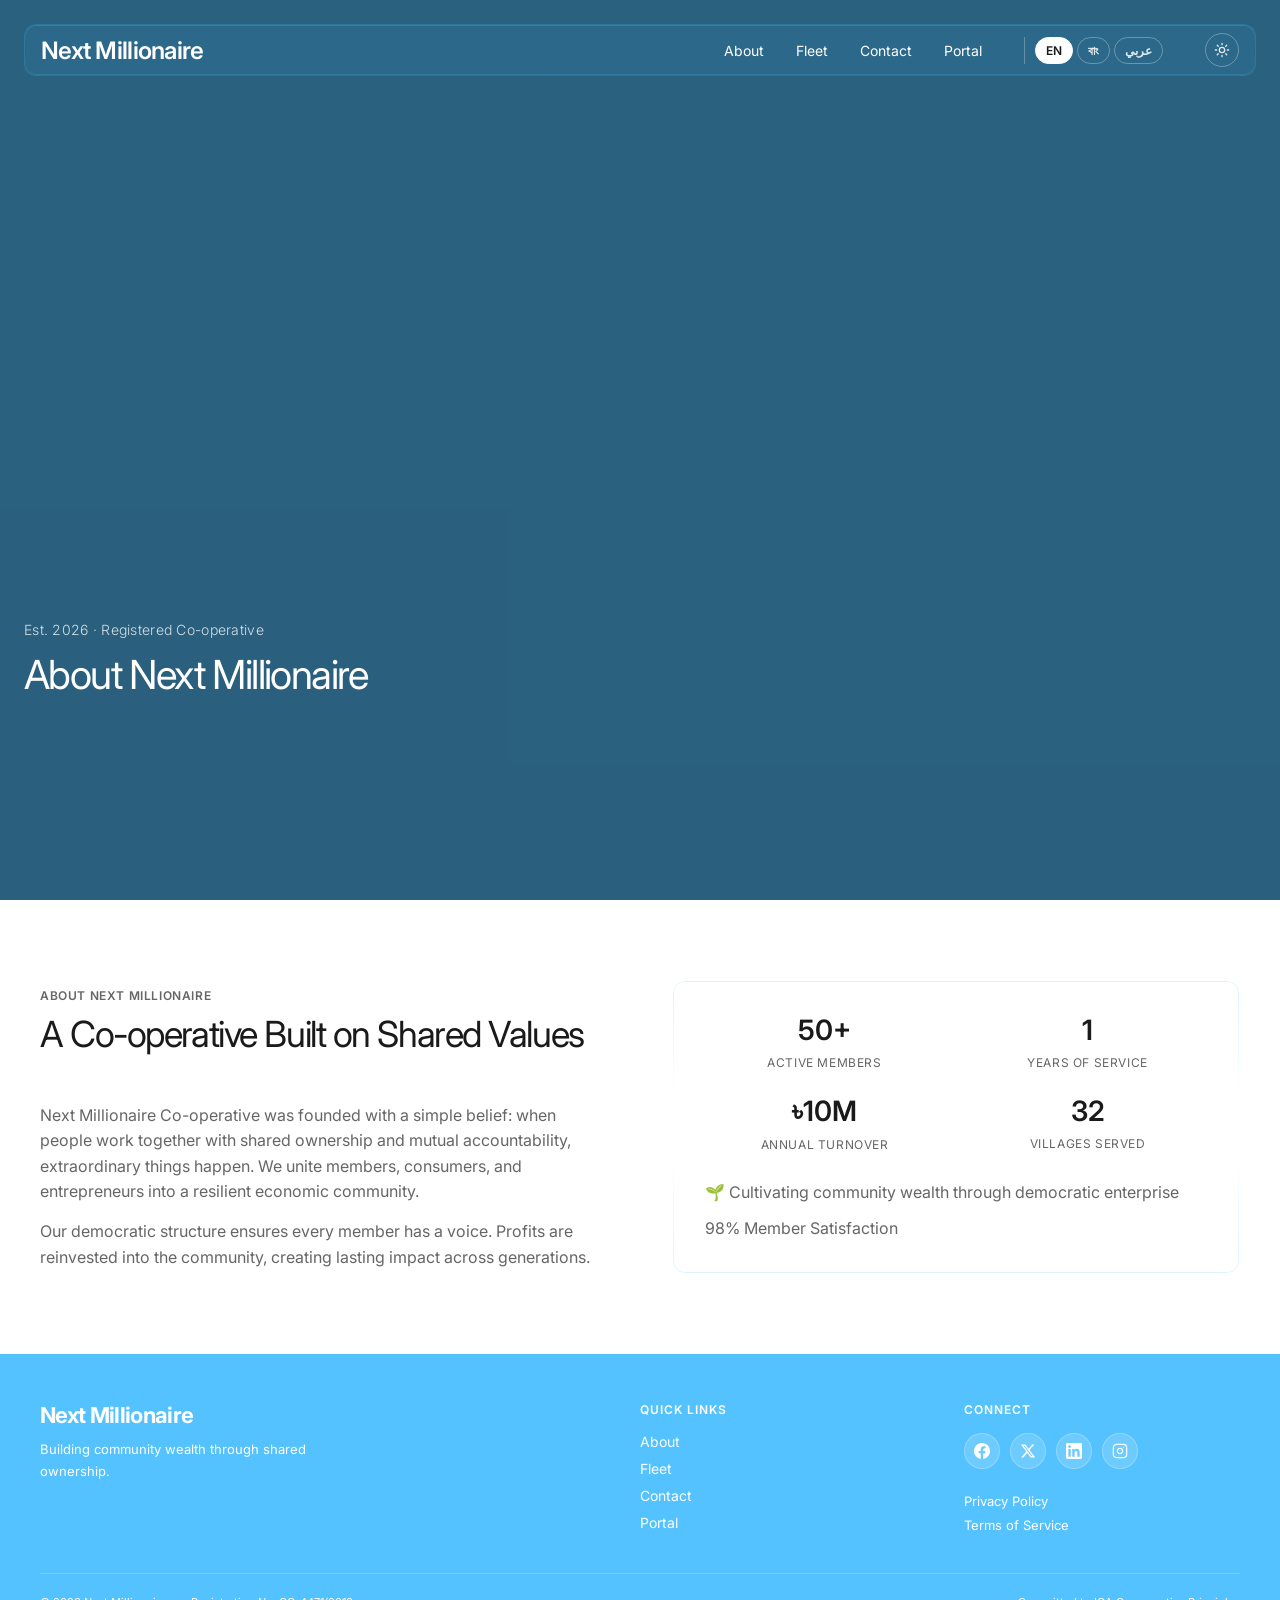
<file: about.html>
<!-- about.html -->
<!DOCTYPE html>
<html lang="en">
<head>
<script>(function(){try{var t=localStorage.getItem('nm-theme')||((window.matchMedia&&window.matchMedia('(prefers-color-scheme: dark)').matches)?'dark':'light');document.documentElement.setAttribute('data-theme',t);}catch(e){}})();</script>
  <meta charset="UTF-8" />
  <meta name="viewport" content="width=device-width, initial-scale=1.0" />
  <title>Next Millionaire | About</title>
  <meta name="description" content="Next Millionaire Co-operative was founded with a simple belief: when people work together with shared ownership and mutual accountability, extraordinary things happen.">
  <!-- Open Graph -->
  <meta property="og:title" content="Next Millionaire | About">
  <meta property="og:description" content="Next Millionaire Co-operative was founded with a simple belief: when people work together with shared ownership and mutual accountability, extraordinary things happen.">
  <meta property="og:image" content="https://mizaaaan.github.io/nextmillionaireqr2/images/og-image.jpg">
  <meta property="og:image:width" content="1200">
  <meta property="og:image:height" content="630">
  <meta property="og:url" content="https://mizaaaan.github.io/nextmillionaireqr2/about.html">
  <meta property="og:type" content="website">
  <meta property="og:site_name" content="Next Millionaire Co-operative">
  <meta property="og:locale" content="en_US">
  <!-- Twitter Card -->
  <meta name="twitter:card" content="summary_large_image">
  <meta name="twitter:title" content="Next Millionaire | About">
  <meta name="twitter:description" content="Next Millionaire Co-operative was founded with a simple belief: when people work together with shared ownership and mutual accountability, extraordinary things happen.">
  <meta name="twitter:image" content="https://mizaaaan.github.io/nextmillionaireqr2/images/og-image.jpg">

  <!-- Favicons (same as original) -->
  <link rel="icon" type="image/x-icon" href="images/favicon.ico">
  <link rel="icon" type="image/png" sizes="16x16" href="images/favicon-16x16.png">
  <link rel="icon" type="image/png" sizes="32x32" href="images/favicon-32x32.png">
  <link rel="apple-touch-icon" sizes="180x180" href="images/apple-touch-icon.png">
  <link rel="icon" type="image/png" sizes="192x192" href="images/android-chrome-192x192.png">
  <link rel="icon" type="image/png" sizes="512x512" href="images/android-chrome-512x512.png">

  <link rel="preconnect" href="https://fonts.googleapis.com">
  <link rel="preconnect" href="https://fonts.gstatic.com" crossorigin>
  <link href="https://fonts.googleapis.com/css2?family=Inter:wght@300;400;500;600&family=Hind+Siliguri:wght@400;500;600;700&family=Markazi+Text:wght@400;500;600;700&display=swap" rel="stylesheet">
  <link rel="stylesheet" href="css/styles.css">
</head>
<body>
  <!-- Hero (keeps same visual) -->
  <section class="hero">
    <video class="bg-video" autoplay muted loop playsinline>
      <source src="https://d8j0ntlcm91z4.cloudfront.net/user_38xzZboKViGWJOttwIXH07lWA1P/hf_20260403_050628_c4e32401-fab4-4a27-b7a8-6e9291cd5959.mp4" type="video/mp4">
    </video>
    <div style="position: absolute; inset: 0; background: rgba(0, 0, 0, 0.5); z-index: 1;"></div>
    <div class="hero-content">
      <div class="nav-wrap">
        <nav class="navbar liquid-glass">
          <a href="index.html" class="logo">Next Millionaire</a>
          <div class="nav-links">
            <a href="about.html" data-i18n="nav.about">About</a>
            <a href="fleet.html" data-i18n="nav.fleet">Fleet</a>
            <a href="contact.html" data-i18n="nav.contact">Contact</a>
            <a href="portal.html" data-i18n="nav.portal">Portal</a>
            <div class="lang-switch"><button data-lang-btn="en" class="active">EN</button><button data-lang-btn="bn">বাং</button><button data-lang-btn="ar">عربي</button></div><button class="theme-toggle" type="button" aria-label="Toggle dark mode" title="Toggle dark mode"><svg class="icon-sun" viewBox="0 0 24 24" fill="none" stroke="currentColor" stroke-width="2" stroke-linecap="round" stroke-linejoin="round"><circle cx="12" cy="12" r="4"></circle><path d="M12 2v2M12 20v2M4.93 4.93l1.41 1.41M17.66 17.66l1.41 1.41M2 12h2M20 12h2M4.93 19.07l1.41-1.41M17.66 6.34l1.41-1.41"/></svg><svg class="icon-moon" viewBox="0 0 24 24" fill="none" stroke="currentColor" stroke-width="2" stroke-linecap="round" stroke-linejoin="round"><path d="M21 12.79A9 9 0 1 1 11.21 3 7 7 0 0 0 21 12.79z"/></svg></button>
          </div>
          <button class="hamburger" id="hamburgerBtn">
            <span></span><span></span><span></span>
          </button>
        </nav>
        <div class="mobile-menu" id="mobileMenu">
          <a href="about.html" data-i18n="nav.about">About</a>
          <a href="fleet.html" data-i18n="nav.fleet">Fleet</a>
          <a href="contact.html" data-i18n="nav.contact">Contact</a>
          <a href="portal.html" data-i18n="nav.portal">Portal</a>
          <div class="lang-switch"><button data-lang-btn="en" class="active">EN</button><button data-lang-btn="bn">বাং</button><button data-lang-btn="ar">عربي</button></div><button class="theme-toggle" type="button" aria-label="Toggle dark mode" title="Toggle dark mode"><svg class="icon-sun" viewBox="0 0 24 24" fill="none" stroke="currentColor" stroke-width="2" stroke-linecap="round" stroke-linejoin="round"><circle cx="12" cy="12" r="4"></circle><path d="M12 2v2M12 20v2M4.93 4.93l1.41 1.41M17.66 17.66l1.41 1.41M2 12h2M20 12h2M4.93 19.07l1.41-1.41M17.66 6.34l1.41-1.41"/></svg><svg class="icon-moon" viewBox="0 0 24 24" fill="none" stroke="currentColor" stroke-width="2" stroke-linecap="round" stroke-linejoin="round"><path d="M21 12.79A9 9 0 1 1 11.21 3 7 7 0 0 0 21 12.79z"/></svg></button>
        </div>
      </div>
      <div class="hero-bottom">
        <div class="hero-grid">
          <div>
            <div class="eyebrow" data-i18n="hero.eyebrow">Est. 2026 · Registered Co-operative</div>
            <h1 data-i18n="hero.title">About Next Millionaire</h1>
            <p class="subheading" data-i18n="hero.subtitle">Next Millionaire Co-operative was founded with a simple belief: when people work together with shared ownership and mutual accountability, extraordinary things happen.</p>
            <div class="buttons" id="buttons">
              <a href="team.html" class="btn-primary" data-i18n="hero.btn1">Meet Our Team</a>
              <a href="about.html" class="btn-secondary liquid-glass" data-i18n="hero.btn2">Our Story</a>
            </div>
          </div>
        </div>
      </div>
    </div>
  </section>

  <!-- About content (complete, same design and structure) -->
  <section class="content-section" id="about">
    <div class="container about-grid">
      <div>
        <div class="section-head">
          <p class="section-label" data-i18n="about.label">About Next Millionaire</p>
          <h2 class="section-title" data-i18n="about.title">A Co-operative Built on Shared Values</h2>
        </div>
        <p class="muted" data-i18n="about.para1">Next Millionaire Co-operative was founded with a simple belief: when people work together with shared ownership and mutual accountability, extraordinary things happen. We unite members, consumers, and entrepreneurs into a resilient economic community.</p>
        <p class="muted" style="margin-top:14px;" data-i18n="about.para2">Our democratic structure ensures every member has a voice. Profits are reinvested into the community, creating lasting impact across generations.</p>
      </div>
      <div class="glass-card liquid-glass">
        <div class="stats-grid">
          <div class="stat"><div class="stat-num">50+</div><div class="stat-label" data-i18n="stat.members">Active Members</div></div>
          <div class="stat"><div class="stat-num">1</div><div class="stat-label" data-i18n="stat.years">Years of Service</div></div>
          <div class="stat"><div class="stat-num">৳10M</div><div class="stat-label" data-i18n="stat.turnover">Annual Turnover</div></div>
          <div class="stat"><div class="stat-num">32</div><div class="stat-label" data-i18n="stat.villages">Villages Served</div></div>
        </div>
        <p class="muted" style="margin-top:28px;" data-i18n="about.tagline1">🌱 Cultivating community wealth through democratic enterprise</p>
        <p class="muted" style="margin-top:10px;" data-i18n="about.tagline2">98% Member Satisfaction</p>
      </div>
    </div>
  </section>


  <!-- Footer (same) -->
    <footer>
    <div class="footer-inner">
      <div class="footer-grid">
        <!-- Brand column -->
        <div class="footer-brand-col">
          <div class="footer-brand-name">Next Millionaire</div>
          <div class="footer-tagline" data-i18n="footer.tagline">Building community wealth through shared ownership.</div>
        </div>
        <!-- Nav column -->
        <div>
          <div class="footer-col-title" data-i18n="footer.quickLinks">Quick Links</div>
          <div class="footer-links">
            <a href="about.html"><span data-i18n="nav.about">About</span> <span class="arrow-link">→</span></a>
            <a href="fleet.html"><span data-i18n="nav.fleet">Fleet</span> <span class="arrow-link">→</span></a>
            <a href="contact.html"><span data-i18n="nav.contact">Contact</span> <span class="arrow-link">→</span></a>
            <a href="portal.html"><span data-i18n="nav.portal">Portal</span> <span class="arrow-link">→</span></a>
          </div>
        </div>
        <!-- Social + Legal column -->
        <div class="footer-social-col">
          <div class="footer-col-title" data-i18n="footer.connect">Connect</div>
          <div class="footer-social-row">
            <a href="#" aria-label="Facebook" title="Facebook"><svg xmlns="http://www.w3.org/2000/svg" focusable="false" viewBox="0 0 24 24" fill="currentColor" width="16" height="16" aria-hidden="true"><path d="M24 12.073c0-6.627-5.373-12-12-12s-12 5.373-12 12c0 5.99 4.388 10.954 10.125 11.854v-8.385H7.078v-3.47h3.047V9.43c0-3.007 1.792-4.669 4.533-4.669 1.312 0 2.686.235 2.686.235v2.953H15.83c-1.491 0-1.956.925-1.956 1.874v2.25h3.328l-.532 3.47h-2.796v8.385C19.612 23.027 24 18.062 24 12.073z"/></svg></a>
            <a href="#" aria-label="Twitter" title="Twitter"><svg xmlns="http://www.w3.org/2000/svg" focusable="false" viewBox="0 0 24 24" fill="currentColor" width="16" height="16" aria-hidden="true"><path d="M18.244 2.25h3.308l-7.227 8.26 8.502 11.24H16.17l-5.214-6.817L4.99 21.75H1.68l7.73-8.835L1.254 2.25H8.08l4.713 6.231zm-1.161 17.52h1.833L7.084 4.126H5.117z"/></svg></a>
            <a href="#" aria-label="LinkedIn" title="LinkedIn"><svg xmlns="http://www.w3.org/2000/svg" focusable="false" viewBox="0 0 24 24" fill="currentColor" width="16" height="16" aria-hidden="true"><path d="M20.447 20.452h-3.554v-5.569c0-1.328-.027-3.037-1.852-3.037-1.853 0-2.136 1.445-2.136 2.939v5.667H9.351V9h3.414v1.561h.046c.477-.9 1.637-1.85 3.37-1.85 3.601 0 4.267 2.37 4.267 5.455v6.286zM5.337 7.433c-1.144 0-2.063-.926-2.063-2.065 0-1.138.92-2.063 2.063-2.063 1.14 0 2.064.925 2.064 2.063 0 1.139-.925 2.065-2.064 2.065zm1.782 13.019H3.555V9h3.564v11.452zM22.225 0H1.771C.792 0 0 .774 0 1.729v20.542C0 23.227.792 24 1.771 24h20.451C23.2 24 24 23.227 24 22.271V1.729C24 .774 23.2 0 22.222 0h.003z"/></svg></a>
            <a href="#" aria-label="Instagram" title="Instagram"><svg xmlns="http://www.w3.org/2000/svg" focusable="false" viewBox="0 0 24 24" fill="none" stroke="currentColor" stroke-width="1.8" stroke-linecap="round" stroke-linejoin="round" width="16" height="16" aria-hidden="true"><rect x="2" y="2" width="20" height="20" rx="5" ry="5"/><path d="M16 11.37A4 4 0 1 1 12.63 8 4 4 0 0 1 16 11.37z"/><line x1="17.5" y1="6.5" x2="17.51" y2="6.5"/></svg></a>
          </div>
          <div class="footer-legal-list">
            <a href="#" data-i18n="footer.privacy">Privacy Policy</a>
            <a href="#" data-i18n="footer.terms">Terms of Service</a>
          </div>
        </div>
      </div>
      <div class="footer-bottom">
        <div class="footer-meta">
          <span>&copy; <span id="year"></span> Next Millionaire</span>
          <span class="sep">&middot;</span>
          <span>Registration No. CO-4471/2010</span>
        </div>
        <div class="footer-meta">
          <span data-i18n="footer.ica">Committed to ICA Co-operative Principles</span>
        </div>
      </div>
    </div>
  </footer>

  <script>
    window.translations = {
      en: {
        "nav.about": "About",
        "footer.quickLinks": "Quick Links",
        "footer.connect": "Connect",
        "footer.tagline": "Building community wealth through shared ownership.", "nav.fleet": "Fleet", "nav.contact": "Contact", "nav.portal": "Portal",
        "hero.eyebrow": "Est. 2026 · Registered Co-operative",
        "hero.title": "About Next Millionaire",
        "hero.subtitle": "Next Millionaire Co-operative was founded with a simple belief: when people work together with shared ownership and mutual accountability, extraordinary things happen.",
        "hero.btn1": "Meet Our Team",
        "hero.btn2": "Our Story",
        "about.label": "About Next Millionaire",
        "about.title": "A Co-operative Built on Shared Values",
        "about.para1": "Next Millionaire Co-operative was founded with a simple belief: when people work together with shared ownership and mutual accountability, extraordinary things happen. We unite members, consumers, and entrepreneurs into a resilient economic community.",
        "about.para2": "Our democratic structure ensures every member has a voice. Profits are reinvested into the community, creating lasting impact across generations.",
        "stat.members": "Active Members",
        "stat.years": "Years of Service",
        "stat.turnover": "Annual Turnover",
        "stat.villages": "Villages Served",
        "about.tagline1": "🌱 Cultivating community wealth through democratic enterprise",
        "about.tagline2": "98% Member Satisfaction",
                "footer.privacy": "Privacy Policy",
        "footer.terms": "Terms of Service",
        "footer.ica": "Committed to ICA Co-operative Principles",
      },
      bn: {
        "nav.about": "আমাদের সম্পর্কে", "nav.fleet": "ফ্লিট", "nav.contact": "যোগাযোগ", "nav.portal": "পোর্টাল",
        "hero.eyebrow": "প্রতিষ্ঠিত ২০২৬ · নিবন্ধিত সমবায় সমিতি",
        "hero.title": "নেক্সট মিলিয়নিয়ার সম্পর্কে",
        "hero.subtitle": "নেক্সট মিলিয়নিয়ার কো-অপারেটিভ একটি সহজ বিশ্বাস নিয়ে প্রতিষ্ঠিত হয়েছে: মানুষ যখন যৌথ মালিকানা ও পারস্পরিক জবাবদিহিতার মাধ্যমে একসাথে কাজ করে, তখন অসাধারণ কিছু ঘটে।",
        "hero.btn1": "আমাদের টিমের সাথে পরিচিত হোন",
        "hero.btn2": "আমাদের গল্প",
        "about.label": "নেক্সট মিলিয়নিয়ার সম্পর্কে",
        "about.title": "যৌথ মূল্যবোধের উপর গড়া একটি সমবায় সমিতি",
        "about.para1": "নেক্সট মিলিয়নিয়ার কো-অপারেটিভ একটি সহজ বিশ্বাস নিয়ে প্রতিষ্ঠিত হয়েছে: মানুষ যখন যৌথ মালিকানা ও পারস্পরিক জবাবদিহিতার মাধ্যমে একসাথে কাজ করে, তখন অসাধারণ কিছু ঘটে। আমরা সদস্য, ভোক্তা এবং উদ্যোক্তাদের একত্রিত করে একটি টেকসই অর্থনৈতিক সম্প্রদায় গড়ে তুলি।",
        "about.para2": "আমাদের গণতান্ত্রিক কাঠামো নিশ্চিত করে যে প্রতিটি সদস্যের মতামতের গুরুত্ব রয়েছে। মুনাফা সম্প্রদায়ে পুনর্বিনিয়োগ করা হয়, যা প্রজন্ম থেকে প্রজন্মে স্থায়ী প্রভাব তৈরি করে।",
        "stat.members": "সক্রিয় সদস্য",
        "stat.years": "সেবার বছর",
        "stat.turnover": "বার্ষিক লেনদেন",
        "stat.villages": "সেবাপ্রাপ্ত গ্রাম",
        "about.tagline1": "🌱 গণতান্ত্রিক উদ্যোগের মাধ্যমে সমষ্টিগত সম্পদ গড়ে তোলা",
        "about.tagline2": "৯৮% সদস্য সন্তুষ্টি",
        "footer.quickLinks": "দ্রুত লিঙ্ক",
        "footer.connect": "সংযোগ",
        "footer.privacy": "গোপনীয়তা নীতি",
        "footer.terms": "সেবার শর্তাবলী",
        "footer.ica": "আইসিএ সমবায় নীতিমালার প্রতি প্রতিশ্রুতিবদ্ধ",
        "footer.tagline": "যৌথ মালিকানার মাধ্যমে সম্প্রদায়ের সম্পদ গড়ে তোলা"
      },
      ar: {
        "nav.about": "من نحن", "nav.fleet": "الأسطول", "nav.contact": "اتصل بنا", "nav.portal": "البوابة",
        "hero.eyebrow": "تأسست 2026 · جمعية تعاونية مسجلة",
        "hero.title": "عن نكست ميليونير",
        "hero.subtitle": "تأسست جمعية نكست ميليونير التعاونية على إيمان بسيط: عندما يعمل الناس معًا بملكية مشتركة ومساءلة متبادلة، تحدث أمور استثنائية.",
        "hero.btn1": "تعرف على فريقنا",
        "hero.btn2": "قصتنا",
        "about.label": "عن نكست ميليونير",
        "about.title": "جمعية تعاونية مبنية على قيم مشتركة",
        "about.para1": "تأسست جمعية نكست ميليونير التعاونية على إيمان بسيط: عندما يعمل الناس معًا بملكية مشتركة ومساءلة متبادلة، تحدث أمور استثنائية. نجمع الأعضاء والمستهلكين ورواد الأعمال في مجتمع اقتصادي قوي ومترابط.",
        "about.para2": "يضمن هيكلنا الديمقراطي أن يكون لكل عضو صوت مسموع. يُعاد استثمار الأرباح في المجتمع، مما يخلق أثرًا دائمًا عبر الأجيال.",
        "stat.members": "الأعضاء النشطون",
        "stat.years": "سنوات الخدمة",
        "stat.turnover": "الإيرادات السنوية",
        "stat.villages": "القرى التي نخدمها",
        "about.tagline1": "🌱 نزرع ثروة المجتمع من خلال المشاريع الديمقراطية",
        "about.tagline2": "98% رضا الأعضاء",
        "footer.tagline": "بناء ثروة المجتمع من خلال الملكية المشتركة.",
        "footer.privacy": "سياسة الخصوصية",
        "footer.terms": "شروط الخدمة",
        "footer.ica": "ملتزمون بمبادئ التحالف التعاوني الدولي (ICA)",
        "footer.quickLinks": "روابط سريعة",
        "footer.connect": "اتصل"
      }
    };
  </script>
  <script src="js/theme-toggle.js"></script>
  <script src="js/i18n.js"></script>

  <script>
    // small script to set year and mobile menu toggle (copied from original behavior)
    document.getElementById('year').textContent = new Date().getFullYear();
    const hb = document.getElementById('hamburgerBtn');
    const mm = document.getElementById('mobileMenu');
    hb && hb.addEventListener('click', () => {
      hb.classList.toggle('active');
      mm.classList.toggle('active');
    });
  </script>
</body>
</html>
</file>
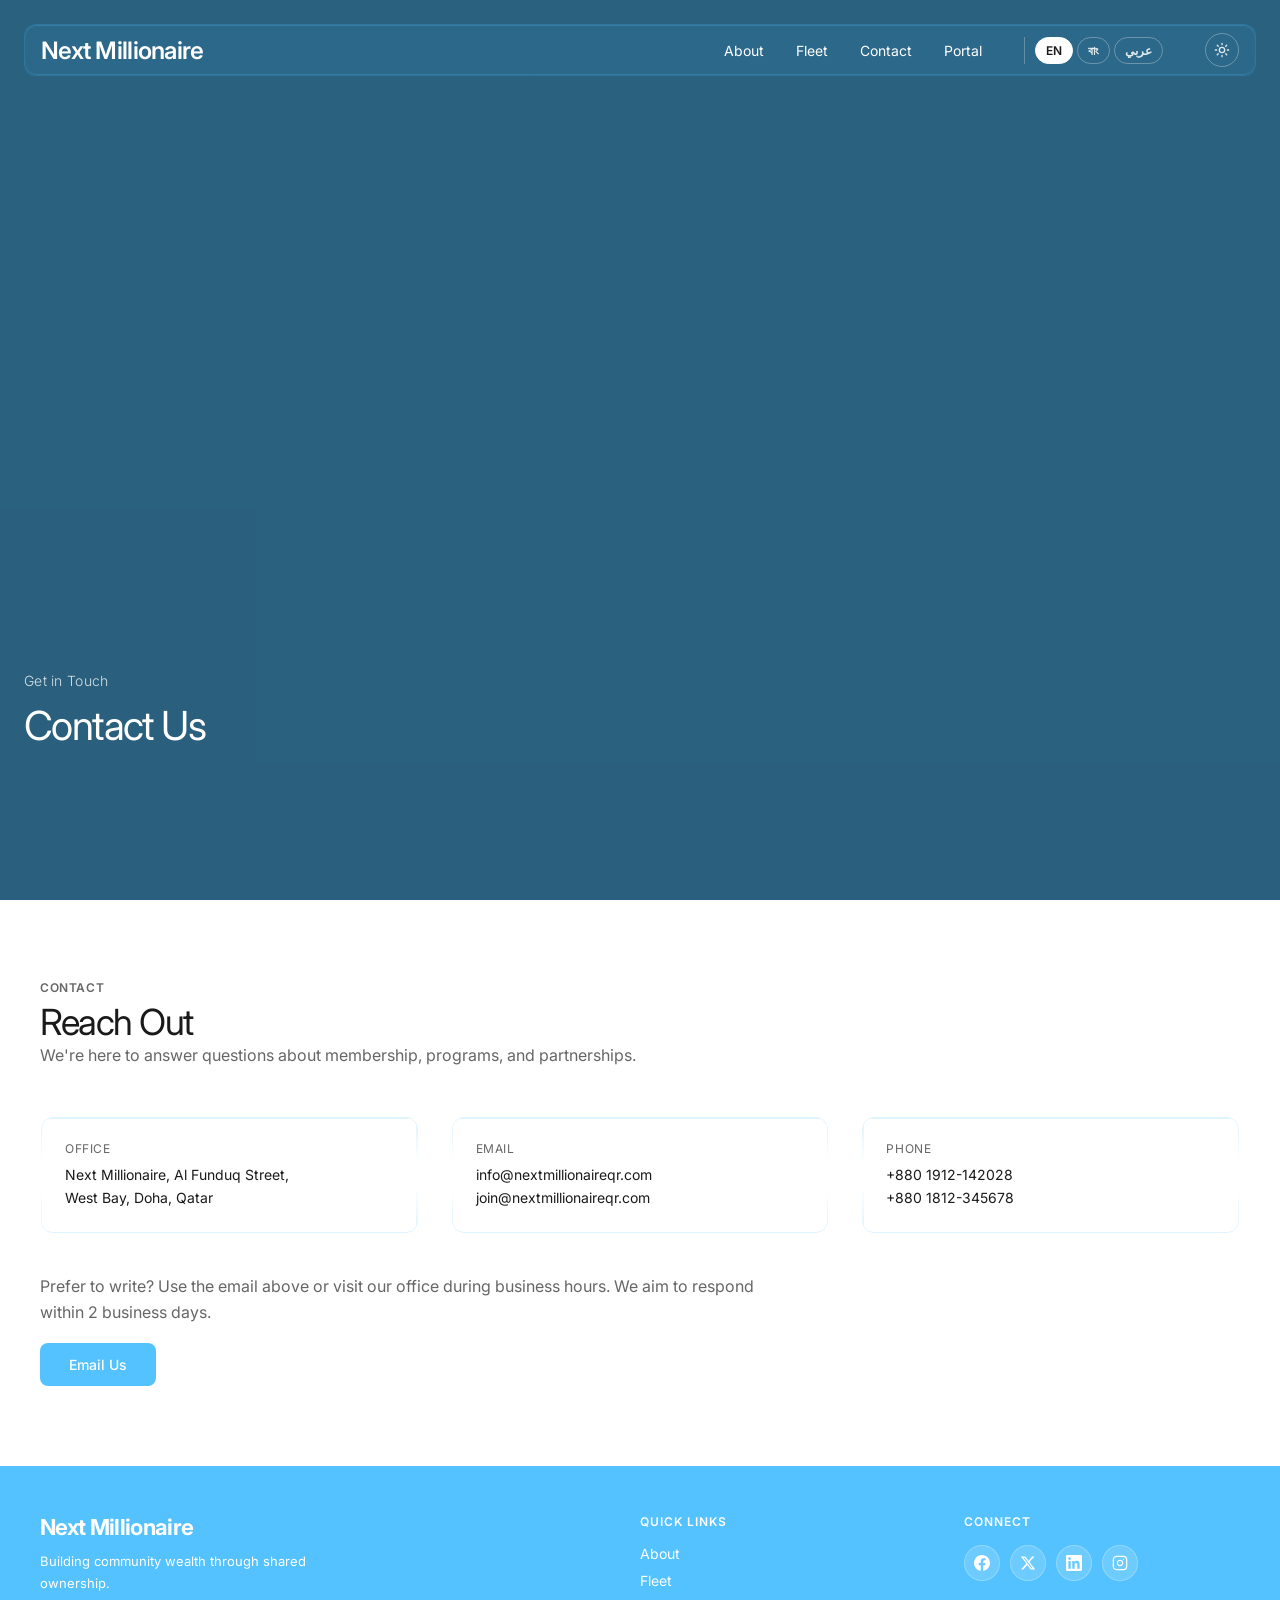
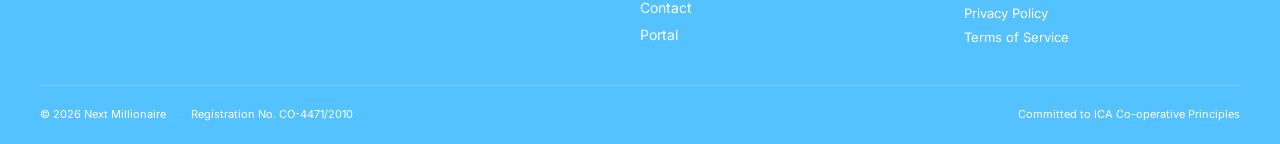
<file: contact.html>
<!-- contact.html -->
<!DOCTYPE html>
<html lang="en">
<head>
<script>(function(){try{var t=localStorage.getItem('nm-theme')||((window.matchMedia&&window.matchMedia('(prefers-color-scheme: dark)').matches)?'dark':'light');document.documentElement.setAttribute('data-theme',t);}catch(e){}})();</script>
  <meta charset="utf-8" />
  <meta name="viewport" content="width=device-width, initial-scale=1" />
  <title>Next Millionaire | Contact</title>
  <meta name="description" content="Get in touch with Next Millionaire Co-operative. Questions, partnerships, or membership inquiries — we'd love to hear from you.">
  <!-- Open Graph -->
  <meta property="og:title" content="Next Millionaire | Contact">
  <meta property="og:description" content="Get in touch with Next Millionaire Co-operative. Questions, partnerships, or membership inquiries — we'd love to hear from you.">
  <meta property="og:image" content="https://mizaaaan.github.io/nextmillionaireqr2/images/og-image.jpg">
  <meta property="og:image:width" content="1200">
  <meta property="og:image:height" content="630">
  <meta property="og:url" content="https://mizaaaan.github.io/nextmillionaireqr2/contact.html">
  <meta property="og:type" content="website">
  <meta property="og:site_name" content="Next Millionaire Co-operative">
  <meta property="og:locale" content="en_US">
  <!-- Twitter Card -->
  <meta name="twitter:card" content="summary_large_image">
  <meta name="twitter:title" content="Next Millionaire | Contact">
  <meta name="twitter:description" content="Get in touch with Next Millionaire Co-operative. Questions, partnerships, or membership inquiries.">
  <meta name="twitter:image" content="https://mizaaaan.github.io/nextmillionaireqr2/images/og-image.jpg">

  <!-- Favicons and fonts (same as original) -->
  <link rel="icon" type="image/x-icon" href="images/favicon.ico">
  <link rel="icon" type="image/png" sizes="16x16" href="images/favicon-16x16.png">
  <link rel="icon" type="image/png" sizes="32x32" href="images/favicon-32x32.png">
  <link rel="apple-touch-icon" sizes="180x180" href="images/apple-touch-icon.png">
  <link rel="icon" type="image/png" sizes="192x192" href="images/android-chrome-192x192.png">
  <link rel="icon" type="image/png" sizes="512x512" href="images/android-chrome-512x512.png">

  <link rel="preconnect" href="https://fonts.googleapis.com">
  <link rel="preconnect" href="https://fonts.gstatic.com" crossorigin>
  <link href="https://fonts.googleapis.com/css2?family=Inter:wght@300;400;500;600&family=Hind+Siliguri:wght@400;500;600;700&family=Markazi+Text:wght@400;500;600;700&display=swap" rel="stylesheet">
  <link rel="stylesheet" href="css/styles.css">
</head>
<body>
  <section class="hero">
    <video class="bg-video" autoplay muted loop playsinline>
      <source src="https://d8j0ntlcm91z4.cloudfront.net/user_38xzZboKViGWJOttwIXH07lWA1P/hf_20260403_050628_c4e32401-fab4-4a27-b7a8-6e9291cd5959.mp4" type="video/mp4">
    </video>
    <div style="position: absolute; inset: 0; background: rgba(0, 0, 0, 0.5); z-index: 1;"></div>
    <div class="hero-content">
      <div class="nav-wrap">
        <nav class="navbar liquid-glass">
          <a href="index.html" class="logo">Next Millionaire</a>
          <div class="nav-links">
            <a href="about.html" data-i18n="nav.about">About</a>
            <a href="fleet.html" data-i18n="nav.fleet">Fleet</a>
            <a href="contact.html" data-i18n="nav.contact">Contact</a>
            <a href="portal.html" data-i18n="nav.portal">Portal</a>
            <div class="lang-switch"><button data-lang-btn="en" class="active">EN</button><button data-lang-btn="bn">বাং</button><button data-lang-btn="ar">عربي</button></div><button class="theme-toggle" type="button" aria-label="Toggle dark mode" title="Toggle dark mode"><svg class="icon-sun" viewBox="0 0 24 24" fill="none" stroke="currentColor" stroke-width="2" stroke-linecap="round" stroke-linejoin="round"><circle cx="12" cy="12" r="4"></circle><path d="M12 2v2M12 20v2M4.93 4.93l1.41 1.41M17.66 17.66l1.41 1.41M2 12h2M20 12h2M4.93 19.07l1.41-1.41M17.66 6.34l1.41-1.41"/></svg><svg class="icon-moon" viewBox="0 0 24 24" fill="none" stroke="currentColor" stroke-width="2" stroke-linecap="round" stroke-linejoin="round"><path d="M21 12.79A9 9 0 1 1 11.21 3 7 7 0 0 0 21 12.79z"/></svg></button>
          </div>
          <button class="hamburger" id="hamburgerBtn">
            <span></span><span></span><span></span>
          </button>
        </nav>
        <div class="mobile-menu" id="mobileMenu">
          <a href="about.html" data-i18n="nav.about">About</a>
          <a href="fleet.html" data-i18n="nav.fleet">Fleet</a>
          <a href="contact.html" data-i18n="nav.contact">Contact</a>
          <a href="portal.html" data-i18n="nav.portal">Portal</a>
          <div class="lang-switch"><button data-lang-btn="en" class="active">EN</button><button data-lang-btn="bn">বাং</button><button data-lang-btn="ar">عربي</button></div><button class="theme-toggle" type="button" aria-label="Toggle dark mode" title="Toggle dark mode"><svg class="icon-sun" viewBox="0 0 24 24" fill="none" stroke="currentColor" stroke-width="2" stroke-linecap="round" stroke-linejoin="round"><circle cx="12" cy="12" r="4"></circle><path d="M12 2v2M12 20v2M4.93 4.93l1.41 1.41M17.66 17.66l1.41 1.41M2 12h2M20 12h2M4.93 19.07l1.41-1.41M17.66 6.34l1.41-1.41"/></svg><svg class="icon-moon" viewBox="0 0 24 24" fill="none" stroke="currentColor" stroke-width="2" stroke-linecap="round" stroke-linejoin="round"><path d="M21 12.79A9 9 0 1 1 11.21 3 7 7 0 0 0 21 12.79z"/></svg></button>
        </div>
      </div>
      <div class="hero-bottom">
        <div class="hero-grid">
          <div>
            <div class="eyebrow" data-i18n="hero.eyebrow">Get in Touch</div>
            <h1 data-i18n="hero.title">Contact Us</h1>
            <p class="subheading" data-i18n="hero.subtitle">Questions, partnerships, or membership inquiries — we’d love to hear from you.</p>
            <div class="buttons" id="buttons">
              <a href="about.html" class="btn-primary" data-i18n="hero.btn1">Our Story</a>
              <a href="team.html" class="btn-secondary liquid-glass" data-i18n="hero.btn2">Meet the Team</a>
            </div>
          </div>
        </div>
      </div>
    </div>
  </section>

  <section class="content-section" id="contact">
    <div class="container">
      <div class="section-head">
        <p class="section-label contact-label" data-i18n="contact.label">Contact</p>
        <h2 class="section-title" data-i18n="contact.title">Reach Out</h2>
        <p class="muted" data-i18n="contact.subtitle">We're here to answer questions about membership, programs, and partnerships.</p>
      </div>

      <div class="contact-grid">
        <div class="contact-item liquid-glass">
          <span class="contact-label" data-i18n="c.office">Office</span>
          <div class="contact-value">Next Millionaire, Al Funduq Street, <br> West Bay, Doha, Qatar</div>
        </div>
        <div class="contact-item liquid-glass">
          <span class="contact-label" data-i18n="c.email">Email</span>
          <div class="contact-value">info@nextmillionaireqr.com <br> join@nextmillionaireqr.com</div>
        </div>
        <div class="contact-item liquid-glass">
          <span class="contact-label" data-i18n="c.phone">Phone</span>
          <div class="contact-value">+880 1912-142028 <br> +880 1812-345678</div>
        </div>
      </div>

      <div style="max-width:720px; margin-top: 32px;">
        <p class="muted" data-i18n="contact.para">Prefer to write? Use the email above or visit our office during business hours. We aim to respond within 2 business days.</p>
        <div style="margin-top:18px;">
          <a class="btn-primary" href="mailto:info@nextmillionaireqr.com" data-i18n="contact.emailBtn">Email Us</a>
        </div> 
      </div>
    </div>
  </section>


    <footer>
    <div class="footer-inner">
      <div class="footer-grid">
        <!-- Brand column -->
        <div class="footer-brand-col">
          <div class="footer-brand-name">Next Millionaire</div>
          <div class="footer-tagline" data-i18n="footer.tagline">Building community wealth through shared ownership.</div>
        </div>
        <!-- Nav column -->
        <div>
          <div class="footer-col-title" data-i18n="footer.quickLinks">Quick Links</div>
          <div class="footer-links">
            <a href="about.html"><span data-i18n="nav.about">About</span> <span class="arrow-link">→</span></a>
            <a href="fleet.html"><span data-i18n="nav.fleet">Fleet</span> <span class="arrow-link">→</span></a>
            <a href="contact.html"><span data-i18n="nav.contact">Contact</span> <span class="arrow-link">→</span></a>
            <a href="portal.html"><span data-i18n="nav.portal">Portal</span> <span class="arrow-link">→</span></a>
          </div>
        </div>
        <!-- Social + Legal column -->
        <div class="footer-social-col">
          <div class="footer-col-title" data-i18n="footer.connect">Connect</div>
          <div class="footer-social-row">
            <a href="#" aria-label="Facebook" title="Facebook"><svg xmlns="http://www.w3.org/2000/svg" focusable="false" viewBox="0 0 24 24" fill="currentColor" width="16" height="16" aria-hidden="true"><path d="M24 12.073c0-6.627-5.373-12-12-12s-12 5.373-12 12c0 5.99 4.388 10.954 10.125 11.854v-8.385H7.078v-3.47h3.047V9.43c0-3.007 1.792-4.669 4.533-4.669 1.312 0 2.686.235 2.686.235v2.953H15.83c-1.491 0-1.956.925-1.956 1.874v2.25h3.328l-.532 3.47h-2.796v8.385C19.612 23.027 24 18.062 24 12.073z"/></svg></a>
            <a href="#" aria-label="Twitter" title="Twitter"><svg xmlns="http://www.w3.org/2000/svg" focusable="false" viewBox="0 0 24 24" fill="currentColor" width="16" height="16" aria-hidden="true"><path d="M18.244 2.25h3.308l-7.227 8.26 8.502 11.24H16.17l-5.214-6.817L4.99 21.75H1.68l7.73-8.835L1.254 2.25H8.08l4.713 6.231zm-1.161 17.52h1.833L7.084 4.126H5.117z"/></svg></a>
            <a href="#" aria-label="LinkedIn" title="LinkedIn"><svg xmlns="http://www.w3.org/2000/svg" focusable="false" viewBox="0 0 24 24" fill="currentColor" width="16" height="16" aria-hidden="true"><path d="M20.447 20.452h-3.554v-5.569c0-1.328-.027-3.037-1.852-3.037-1.853 0-2.136 1.445-2.136 2.939v5.667H9.351V9h3.414v1.561h.046c.477-.9 1.637-1.85 3.37-1.85 3.601 0 4.267 2.37 4.267 5.455v6.286zM5.337 7.433c-1.144 0-2.063-.926-2.063-2.065 0-1.138.92-2.063 2.063-2.063 1.14 0 2.064.925 2.064 2.063 0 1.139-.925 2.065-2.064 2.065zm1.782 13.019H3.555V9h3.564v11.452zM22.225 0H1.771C.792 0 0 .774 0 1.729v20.542C0 23.227.792 24 1.771 24h20.451C23.2 24 24 23.227 24 22.271V1.729C24 .774 23.2 0 22.222 0h.003z"/></svg></a>
            <a href="#" aria-label="Instagram" title="Instagram"><svg xmlns="http://www.w3.org/2000/svg" focusable="false" viewBox="0 0 24 24" fill="none" stroke="currentColor" stroke-width="1.8" stroke-linecap="round" stroke-linejoin="round" width="16" height="16" aria-hidden="true"><rect x="2" y="2" width="20" height="20" rx="5" ry="5"/><path d="M16 11.37A4 4 0 1 1 12.63 8 4 4 0 0 1 16 11.37z"/><line x1="17.5" y1="6.5" x2="17.51" y2="6.5"/></svg></a>
          </div>
          <div class="footer-legal-list">
            <a href="#" data-i18n="footer.privacy">Privacy Policy</a>
            <a href="#" data-i18n="footer.terms">Terms of Service</a>
          </div>
        </div>
      </div>
      <div class="footer-bottom">
        <div class="footer-meta">
          <span>&copy; <span id="year"></span> Next Millionaire</span>
          <span class="sep">&middot;</span>
          <span>Registration No. CO-4471/2010</span>
        </div>
        <div class="footer-meta">
          <span data-i18n="footer.ica">Committed to ICA Co-operative Principles</span>
        </div>
      </div>
    </div>
  </footer>

  <script>
    window.translations = {
      en: {
        "nav.about": "About",
        "footer.quickLinks": "Quick Links",
        "footer.connect": "Connect",
        "footer.tagline": "Building community wealth through shared ownership.", "nav.fleet": "Fleet", "nav.contact": "Contact", "nav.portal": "Portal",
        "hero.eyebrow": "Get in Touch",
        "hero.title": "Contact Us",
        "hero.subtitle": "Questions, partnerships, or membership inquiries — we’d love to hear from you.",
        "hero.btn1": "Our Story",
        "hero.btn2": "Meet the Team",
        "contact.label": "Contact",
        "contact.title": "Reach Out",
        "contact.subtitle": "We're here to answer questions about membership, programs, and partnerships.",
        "c.office": "Office", "c.email": "Email", "c.phone": "Phone",
        "contact.para": "Prefer to write? Use the email above or visit our office during business hours. We aim to respond within 2 business days.",
        "contact.emailBtn": "Email Us",
                "footer.privacy": "Privacy Policy",
        "footer.terms": "Terms of Service",
        "footer.ica": "Committed to ICA Co-operative Principles",
      },
      bn: {
        "nav.about": "আমাদের সম্পর্কে", "nav.fleet": "ফ্লিট", "nav.contact": "যোগাযোগ", "nav.portal": "পোর্টাল",
        "hero.eyebrow": "যোগাযোগ করুন",
        "hero.title": "আমাদের সাথে যোগাযোগ করুন",
        "hero.subtitle": "প্রশ্ন, অংশীদারিত্ব অথবা সদস্যপদ সংক্রান্ত জিজ্ঞাসা — আমরা আপনার কথা শুনতে চাই।",
        "hero.btn1": "আমাদের গল্প",
        "hero.btn2": "টিমের সাথে পরিচিত হোন",
        "contact.label": "যোগাযোগ",
        "contact.title": "আমাদের কাছে পৌঁছান",
        "contact.subtitle": "সদস্যপদ, কর্মসূচি এবং অংশীদারিত্ব সংক্রান্ত প্রশ্নের উত্তর দিতে আমরা প্রস্তুত।",
        "c.office": "অফিস", "c.email": "ইমেইল", "c.phone": "ফোন",
        "contact.para": "লিখে যোগাযোগ করতে চান? উপরের ইমেইল ব্যবহার করুন অথবা কর্মঘণ্টার মধ্যে আমাদের অফিসে আসুন। আমরা ২ কার্যদিবসের মধ্যে উত্তর দেওয়ার চেষ্টা করি।",
        "contact.emailBtn": "ইমেইল করুন",
        "footer.ica": "আইসিএ সমবায় নীতিমালার প্রতি প্রতিশ্রুতিবদ্ধ",
        "footer.privacy": "গোপনীয়তা নীতি",
        "footer.terms": "সেবার শর্তাবলী",
        "footer.quickLinks": "দ্রুত লিঙ্ক",
        "footer.connect": "সংযোগ",
        "footer.tagline": "যৌথ মালিকানার মাধ্যমে সম্প্রদায়ের সম্পদ গড়ে তোলা"
      },
      ar: {
        "nav.about": "من نحن", "nav.fleet": "الأسطول", "nav.contact": "اتصل بنا", "nav.portal": "البوابة",
        "hero.eyebrow": "تواصل معنا",
        "hero.title": "اتصل بنا",
        "hero.subtitle": "أسئلة أو شراكات أو استفسارات حول العضوية — يسعدنا التواصل معك.",
        "hero.btn1": "قصتنا",
        "hero.btn2": "تعرف على الفريق",
        "contact.label": "تواصل",
        "contact.title": "راسلنا",
        "contact.subtitle": "نحن هنا للإجابة عن أسئلتكم حول العضوية والبرامج والشراكات.",
        "c.office": "المكتب", "c.email": "البريد الإلكتروني", "c.phone": "الهاتف",
        "contact.para": "تفضل الكتابة؟ استخدم البريد الإلكتروني أعلاه أو قم بزيارة مكتبنا خلال ساعات العمل. نسعى للرد خلال يومي عمل.",
        "contact.emailBtn": "راسلنا عبر البريد",
        "footer.privacy": "سياسة الخصوصية",
        "footer.terms": "شروط الخدمة",
        "footer.ica": "ملتزمون بمبادئ التحالف التعاوني الدولي (ICA)",
        "footer.quickLinks": "روابط سريعة",
        "footer.connect": "اتصل",
        "footer.tagline": "بناء ثروة المجتمع من خلال الملكية المشتركة"
      }
    };
  </script>
  <script src="js/theme-toggle.js"></script>
  <script src="js/i18n.js"></script>

  <script>
    // set year and mobile menu toggle
    document.getElementById('year').textContent = new Date().getFullYear();
    const hb = document.getElementById('hamburgerBtn');
    const mm = document.getElementById('mobileMenu');
    hb && hb.addEventListener('click', () => {
      hb.classList.toggle('active');
      mm.classList.toggle('active');
    });
  </script>
</body>
</html>
</file>
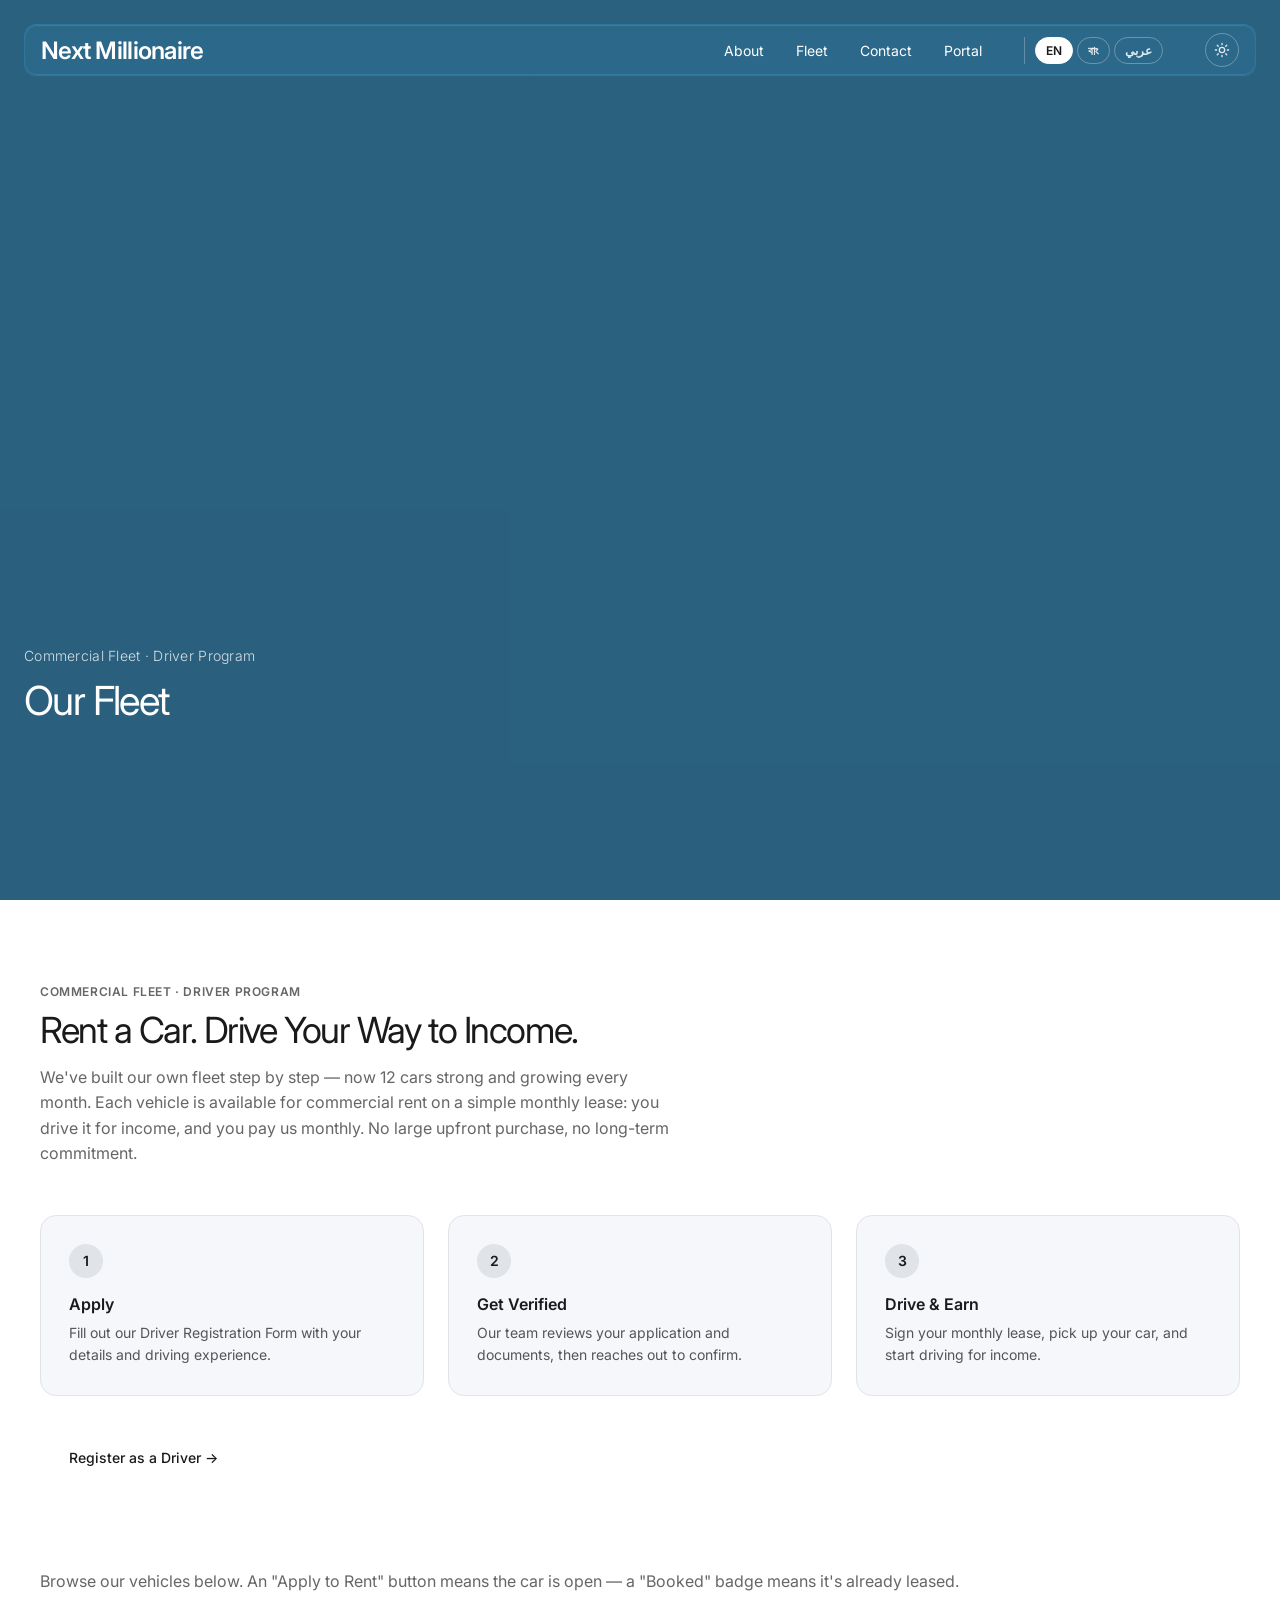
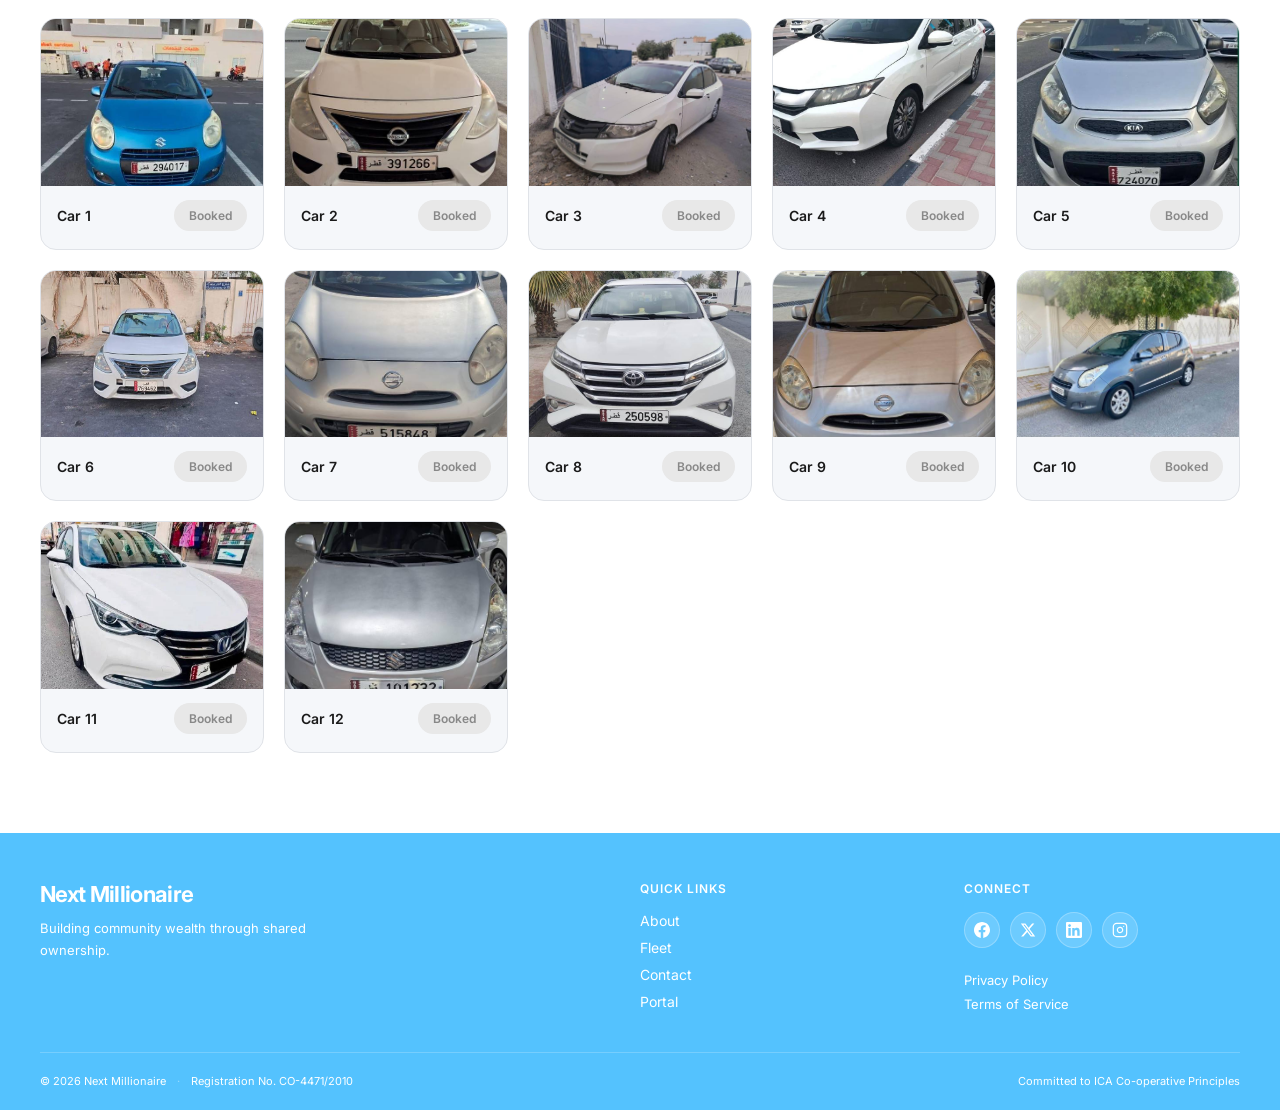
<file: fleet.html>
<!-- fleet.html -->
<!DOCTYPE html>
<html lang="en">
<head>
<script>(function(){try{var t=localStorage.getItem('nm-theme')||((window.matchMedia&&window.matchMedia('(prefers-color-scheme: dark)').matches)?'dark':'light');document.documentElement.setAttribute('data-theme',t);}catch(e){}})();</script>
  <meta charset="utf-8" />
  <meta name="viewport" content="width=device-width, initial-scale=1" />
  <title>Next Millionaire | Fleet</title>
  <meta name="description" content="Browse Next Millionaire's commercial vehicle fleet available for monthly lease. Rent a car with our driver program and drive your way to income.">
  <!-- Open Graph -->
  <meta property="og:title" content="Next Millionaire | Fleet">
  <meta property="og:description" content="Browse Next Millionaire's commercial vehicle fleet available for monthly lease. Rent a car with our driver program and drive your way to income.">
  <meta property="og:image" content="https://mizaaaan.github.io/nextmillionaireqr2/images/og-image.jpg">
  <meta property="og:image:width" content="1200">
  <meta property="og:image:height" content="630">
  <meta property="og:url" content="https://mizaaaan.github.io/nextmillionaireqr2/fleet.html">
  <meta property="og:type" content="website">
  <meta property="og:site_name" content="Next Millionaire Co-operative">
  <meta property="og:locale" content="en_US">
  <!-- Twitter Card -->
  <meta name="twitter:card" content="summary_large_image">
  <meta name="twitter:title" content="Next Millionaire | Fleet">
  <meta name="twitter:description" content="Browse Next Millionaire's commercial vehicle fleet available for monthly lease.">
  <meta name="twitter:image" content="https://mizaaaan.github.io/nextmillionaireqr2/images/og-image.jpg">

  <!-- Favicons and fonts (same) -->
  <link rel="icon" type="image/x-icon" href="images/favicon.ico">
  <link rel="preconnect" href="https://fonts.googleapis.com">
  <link href="https://fonts.googleapis.com/css2?family=Inter:wght@300;400;500;600&family=Hind+Siliguri:wght@400;500;600;700&family=Markazi+Text:wght@400;500;600;700&display=swap" rel="stylesheet">
  <link rel="stylesheet" href="css/styles.css">
  <style>
    #fleet {
      background: #fff;
      color: #1a1a1a;
    }
    #fleet .section-label {
      color: #666;
    }
    #fleet .section-title {
      color: #1a1a1a;
    }
    #fleet .muted {
      color: #666;
    }
    #fleet .driver-step {
      background: #f5f7fa;
      border-color: #e0e3e8;
    }
    #fleet .driver-step:hover {
      background: #fff;
      border-color: #54C2FE;
    }
    #fleet .driver-step-title {
      color: #1a1a1a;
    }
    #fleet .driver-step p {
      color: #555;
    }
    #fleet .driver-step-num {
      background: #e0e3e8;
      color: #1a1a1a;
    }
    #fleet .fleet-card {
      background: #f5f7fa;
      border-color: #e0e3e8;
    }
    #fleet .fleet-card:hover {
      background: #fff;
      border-color: #54C2FE;
    }
    #fleet .fleet-label {
      color: #1a1a1a;
    }
    #fleet .fleet-status.booked {
      background: #e8e8e8;
      color: #888;
    }

    /* ── Dark mode (black background) ── */
    html[data-theme="dark"] #fleet {
      background: #000;
      color: #e0e0e0;
    }
    html[data-theme="dark"] #fleet .section-label {
      color: #aaa;
    }
    html[data-theme="dark"] #fleet .section-title {
      color: #fff;
    }
    html[data-theme="dark"] #fleet .muted {
      color: #bbb;
    }
    html[data-theme="dark"] #fleet .driver-step {
      background: #111;
      border-color: #333;
    }
    html[data-theme="dark"] #fleet .driver-step:hover {
      background: #1a1a1a;
      border-color: #54C2FE;
    }
    html[data-theme="dark"] #fleet .driver-step-title {
      color: #e0e0e0;
    }
    html[data-theme="dark"] #fleet .driver-step p {
      color: #bbb;
    }
    html[data-theme="dark"] #fleet .driver-step-num {
      background: #333;
      color: #e0e0e0;
    }
    html[data-theme="dark"] #fleet .fleet-card {
      background: #111;
      border-color: #333;
    }
    html[data-theme="dark"] #fleet .fleet-card:hover {
      background: #1a1a1a;
      border-color: #54C2FE;
    }
    html[data-theme="dark"] #fleet .fleet-label {
      color: #e0e0e0;
    }
    html[data-theme="dark"] #fleet .fleet-status.booked {
      background: #222;
      color: #888;
    }
  </style>
</head>
<body>
  <section class="hero">
    <video class="bg-video" autoplay muted loop playsinline>
      <source src="https://d8j0ntlcm91z4.cloudfront.net/user_38xzZboKViGWJOttwIXH07lWA1P/hf_20260403_050628_c4e32401-fab4-4a27-b7a8-6e9291cd5959.mp4" type="video/mp4">
    </video>
    <div style="position: absolute; inset: 0; background: rgba(0, 0, 0, 0.5); z-index: 1;"></div>
    <div class="hero-content">
      <div class="nav-wrap">
        <nav class="navbar liquid-glass">
          <a href="index.html" class="logo">Next Millionaire</a>
          <div class="nav-links">
            <a href="about.html" data-i18n="nav.about">About</a>
            <a href="fleet.html" data-i18n="nav.fleet">Fleet</a>
            <a href="contact.html" data-i18n="nav.contact">Contact</a>
            <a href="portal.html" data-i18n="nav.portal">Portal</a>
            <div class="lang-switch"><button data-lang-btn="en" class="active">EN</button><button data-lang-btn="bn">বাং</button><button data-lang-btn="ar">عربي</button></div><button class="theme-toggle" type="button" aria-label="Toggle dark mode" title="Toggle dark mode"><svg class="icon-sun" viewBox="0 0 24 24" fill="none" stroke="currentColor" stroke-width="2" stroke-linecap="round" stroke-linejoin="round"><circle cx="12" cy="12" r="4"></circle><path d="M12 2v2M12 20v2M4.93 4.93l1.41 1.41M17.66 17.66l1.41 1.41M2 12h2M20 12h2M4.93 19.07l1.41-1.41M17.66 6.34l1.41-1.41"/></svg><svg class="icon-moon" viewBox="0 0 24 24" fill="none" stroke="currentColor" stroke-width="2" stroke-linecap="round" stroke-linejoin="round"><path d="M21 12.79A9 9 0 1 1 11.21 3 7 7 0 0 0 21 12.79z"/></svg></button>
          </div>
          <button class="hamburger" id="hamburgerBtn">
            <span></span><span></span><span></span>
          </button>
        </nav>
        <div class="mobile-menu" id="mobileMenu">
          <a href="about.html" data-i18n="nav.about">About</a>
          <a href="fleet.html" data-i18n="nav.fleet">Fleet</a>
          <a href="contact.html" data-i18n="nav.contact">Contact</a>
          <a href="portal.html" data-i18n="nav.portal">Portal</a>
          <div class="lang-switch"><button data-lang-btn="en" class="active">EN</button><button data-lang-btn="bn">বাং</button><button data-lang-btn="ar">عربي</button></div><button class="theme-toggle" type="button" aria-label="Toggle dark mode" title="Toggle dark mode"><svg class="icon-sun" viewBox="0 0 24 24" fill="none" stroke="currentColor" stroke-width="2" stroke-linecap="round" stroke-linejoin="round"><circle cx="12" cy="12" r="4"></circle><path d="M12 2v2M12 20v2M4.93 4.93l1.41 1.41M17.66 17.66l1.41 1.41M2 12h2M20 12h2M4.93 19.07l1.41-1.41M17.66 6.34l1.41-1.41"/></svg><svg class="icon-moon" viewBox="0 0 24 24" fill="none" stroke="currentColor" stroke-width="2" stroke-linecap="round" stroke-linejoin="round"><path d="M21 12.79A9 9 0 1 1 11.21 3 7 7 0 0 0 21 12.79z"/></svg></button>
        </div>
      </div>
      <div class="hero-bottom">
        <div class="hero-grid">
          <div>
            <div class="eyebrow" data-i18n="hero.eyebrow">Commercial Fleet · Driver Program</div>
            <h1 data-i18n="hero.title">Our Fleet</h1>
            <p class="subheading" data-i18n="hero.subtitle">Built one car at a time — now growing every month. Rent a vehicle on a simple monthly lease and drive your way to a steady income.</p>
            <div class="buttons" id="buttons">
              <a href="https://forms.gle/8A5kRBSRUosY3T5PA" target="_blank" rel="noopener" class="btn-primary" data-i18n="hero.btn1">Register as a Driver</a>
              <a href="#fleet" class="btn-secondary liquid-glass" data-i18n="hero.btn2">View Available Cars</a>
            </div>
          </div>
        </div>
      </div>
    </div>
  </section>

  <section class="content-section" id="fleet">
    <div class="container">
      <div class="section-head">
        <p class="section-label" data-i18n="fleet.label">Commercial Fleet · Driver Program</p>
        <h2 class="section-title" data-i18n="fleet.title">Rent a Car. Drive Your Way to Income.</h2>
        <p class="muted" style="margin-top:14px; max-width:640px;" data-i18n="fleet.intro">We've built our own fleet step by step — now 12 cars strong and growing every month. Each vehicle is available for commercial rent on a simple monthly lease: you drive it for income, and you pay us monthly. No large upfront purchase, no long-term commitment.</p>
      </div>

      <div class="driver-steps">
        <div class="driver-step">
          <div class="driver-step-num">1</div>
          <div class="driver-step-title" data-i18n="fleet.s1t">Apply</div>
          <p data-i18n="fleet.s1d">Fill out our Driver Registration Form with your details and driving experience.</p>
        </div>
        <div class="driver-step">
          <div class="driver-step-num">2</div>
          <div class="driver-step-title" data-i18n="fleet.s2t">Get Verified</div>
          <p data-i18n="fleet.s2d">Our team reviews your application and documents, then reaches out to confirm.</p>
        </div>
        <div class="driver-step">
          <div class="driver-step-num">3</div>
          <div class="driver-step-title" data-i18n="fleet.s3t">Drive &amp; Earn</div>
          <p data-i18n="fleet.s3d">Sign your monthly lease, pick up your car, and start driving for income.</p>
        </div>
      </div>
      <div>
        <a href="https://forms.gle/8A5kRBSRUosY3T5PA" target="_blank" rel="noopener" class="btn-primary" data-i18n="fleet.cta">Register as a Driver →</a>
      </div>

      <div class="fleet-head">
        <h3 class="fleet-title" data-i18n="fleet.fleetTitle">Our Fleet</h3>
        <p class="muted" data-i18n="fleet.fleetSubtitle">Browse our vehicles below. An "Apply to Rent" button means the car is open — a "Booked" badge means it's already leased.</p>
      </div>
      <div class="fleet-grid" id="fleetGrid"></div>
    </div>
  </section>


    <footer>
    <div class="footer-inner">
      <div class="footer-grid">
        <!-- Brand column -->
        <div class="footer-brand-col">
          <div class="footer-brand-name">Next Millionaire</div>
          <div class="footer-tagline" data-i18n="footer.tagline">Building community wealth through shared ownership.</div>
        </div>
        <!-- Nav column -->
        <div>
          <div class="footer-col-title" data-i18n="footer.quickLinks">Quick Links</div>
          <div class="footer-links">
            <a href="about.html"><span data-i18n="nav.about">About</span> <span class="arrow-link">→</span></a>
            <a href="fleet.html"><span data-i18n="nav.fleet">Fleet</span> <span class="arrow-link">→</span></a>
            <a href="contact.html"><span data-i18n="nav.contact">Contact</span> <span class="arrow-link">→</span></a>
            <a href="portal.html"><span data-i18n="nav.portal">Portal</span> <span class="arrow-link">→</span></a>
          </div>
        </div>
        <!-- Social + Legal column -->
        <div class="footer-social-col">
          <div class="footer-col-title" data-i18n="footer.connect">Connect</div>
          <div class="footer-social-row">
            <a href="#" aria-label="Facebook" title="Facebook"><svg xmlns="http://www.w3.org/2000/svg" focusable="false" viewBox="0 0 24 24" fill="currentColor" width="16" height="16" aria-hidden="true"><path d="M24 12.073c0-6.627-5.373-12-12-12s-12 5.373-12 12c0 5.99 4.388 10.954 10.125 11.854v-8.385H7.078v-3.47h3.047V9.43c0-3.007 1.792-4.669 4.533-4.669 1.312 0 2.686.235 2.686.235v2.953H15.83c-1.491 0-1.956.925-1.956 1.874v2.25h3.328l-.532 3.47h-2.796v8.385C19.612 23.027 24 18.062 24 12.073z"/></svg></a>
            <a href="#" aria-label="Twitter" title="Twitter"><svg xmlns="http://www.w3.org/2000/svg" focusable="false" viewBox="0 0 24 24" fill="currentColor" width="16" height="16" aria-hidden="true"><path d="M18.244 2.25h3.308l-7.227 8.26 8.502 11.24H16.17l-5.214-6.817L4.99 21.75H1.68l7.73-8.835L1.254 2.25H8.08l4.713 6.231zm-1.161 17.52h1.833L7.084 4.126H5.117z"/></svg></a>
            <a href="#" aria-label="LinkedIn" title="LinkedIn"><svg xmlns="http://www.w3.org/2000/svg" focusable="false" viewBox="0 0 24 24" fill="currentColor" width="16" height="16" aria-hidden="true"><path d="M20.447 20.452h-3.554v-5.569c0-1.328-.027-3.037-1.852-3.037-1.853 0-2.136 1.445-2.136 2.939v5.667H9.351V9h3.414v1.561h.046c.477-.9 1.637-1.85 3.37-1.85 3.601 0 4.267 2.37 4.267 5.455v6.286zM5.337 7.433c-1.144 0-2.063-.926-2.063-2.065 0-1.138.92-2.063 2.063-2.063 1.14 0 2.064.925 2.064 2.063 0 1.139-.925 2.065-2.064 2.065zm1.782 13.019H3.555V9h3.564v11.452zM22.225 0H1.771C.792 0 0 .774 0 1.729v20.542C0 23.227.792 24 1.771 24h20.451C23.2 24 24 23.227 24 22.271V1.729C24 .774 23.2 0 22.222 0h.003z"/></svg></a>
            <a href="#" aria-label="Instagram" title="Instagram"><svg xmlns="http://www.w3.org/2000/svg" focusable="false" viewBox="0 0 24 24" fill="none" stroke="currentColor" stroke-width="1.8" stroke-linecap="round" stroke-linejoin="round" width="16" height="16" aria-hidden="true"><rect x="2" y="2" width="20" height="20" rx="5" ry="5"/><path d="M16 11.37A4 4 0 1 1 12.63 8 4 4 0 0 1 16 11.37z"/><line x1="17.5" y1="6.5" x2="17.51" y2="6.5"/></svg></a>
          </div>
          <div class="footer-legal-list">
            <a href="#" data-i18n="footer.privacy">Privacy Policy</a>
            <a href="#" data-i18n="footer.terms">Terms of Service</a>
          </div>
        </div>
      </div>
      <div class="footer-bottom">
        <div class="footer-meta">
          <span>&copy; <span id="year"></span> Next Millionaire</span>
          <span class="sep">&middot;</span>
          <span>Registration No. CO-4471/2010</span>
        </div>
        <div class="footer-meta">
          <span data-i18n="footer.ica">Committed to ICA Co-operative Principles</span>
        </div>
      </div>
    </div>
  </footer>

  <script>
    // ===================================================================
    // DRIVER FLEET — Full fleet grid on fleet.html
    //
    // HOW TO UPDATE CAR STATUSES:
    //   Edit data/fleet-status.json — change "booked" to "available" (or vice versa).
    //   The homepage and fleet page both read from this single file.
    //   No need to touch any HTML or JavaScript.
    // ===================================================================
    const FLEET_DATA_URL = "data/fleet-status.json";
    const driverFormUrl = "https://forms.gle/8A5kRBSRUosY3T5PA";
    var _fleetCache = null;

    const fleetWords = {
      en: { car: "Car", booked: "Booked", apply: "Apply to Rent" },
      bn: { car: "গাড়ি", booked: "বুক করা হয়েছে", apply: "ভাড়ার জন্য আবেদন করুন" },
      ar: { car: "سيارة", booked: "محجوزة", apply: "قدّم للإيجار" }
    };

    function loadFleetData(callback) {
      if (_fleetCache) {
        callback(_fleetCache);
        return;
      }
      var xhr = new XMLHttpRequest();
      xhr.open("GET", FLEET_DATA_URL, true);
      xhr.onload = function () {
        if (xhr.status === 200) {
          try {
            var data = JSON.parse(xhr.responseText);
            _fleetCache = data.cars || [];
            callback(_fleetCache);
          } catch (e) {
            callback([]);
          }
        } else {
          callback([]);
        }
      };
      xhr.onerror = function () { callback([]); };
      xhr.send();
    }

    window.renderFleet = function (lang) {
      loadFleetData(function (cars) {
        var grid = document.getElementById("fleetGrid");
        if (!grid) return;
        var words = fleetWords[lang] || fleetWords.en;
        grid.innerHTML = cars.map(function (car) {
          var label = words.car + " " + car.num;
          var action = car.status === "booked"
            ? '<span class="fleet-status booked">' + words.booked + '</span>'
            : '<a href="' + driverFormUrl + '" target="_blank" rel="noopener" class="fleet-status available">' + words.apply + '</a>';
          return '' +
            '<div class="fleet-card">' +
              '<div class="fleet-photo"><img src="' + car.image + '" alt="' + label + '" loading="lazy"></div>' +
              '<div class="fleet-info">' +
                '<span class="fleet-label">' + label + '</span>' +
                action +
              '</div>' +
            '</div>';
        }).join("");
      });
    };
    window.renderFleet("en");
  </script>

  <script>
    window.translations = {
      en: {
        "nav.about": "About", "nav.fleet": "Fleet", "nav.contact": "Contact", "nav.portal": "Portal",
        "hero.eyebrow": "Commercial Fleet · Driver Program",
        "hero.title": "Our Fleet",
        "hero.subtitle": "Built one car at a time — now growing every month. Rent a vehicle on a simple monthly lease and drive your way to a steady income.",
        "hero.btn1": "Register as a Driver",
        "hero.btn2": "View Available Cars",
        "fleet.label": "Commercial Fleet · Driver Program",
        "fleet.title": "Rent a Car. Drive Your Way to Income.",
        "fleet.intro": "We've built our own fleet step by step — now 12 cars strong and growing every month. Each vehicle is available for commercial rent on a simple monthly lease: you drive it for income, and you pay us monthly. No large upfront purchase, no long-term commitment.",
        "fleet.s1t": "Apply", "fleet.s1d": "Fill out our Driver Registration Form with your details and driving experience.",
        "fleet.s2t": "Get Verified", "fleet.s2d": "Our team reviews your application and documents, then reaches out to confirm.",
        "fleet.s3t": "Drive &amp; Earn", "fleet.s3d": "Sign your monthly lease, pick up your car, and start driving for income.",
        "fleet.cta": "Register as a Driver →",
        "fleet.fleetTitle": "Our Fleet",
        "fleet.fleetSubtitle": "Browse our vehicles below. An \"Apply to Rent\" button means the car is open — a \"Booked\" badge means it's already leased.",
        "footer.privacy": "Privacy Policy",
        "footer.terms": "Terms of Service",
        "footer.ica": "Committed to ICA Co-operative Principles"
      },
      bn: {
        "nav.about": "আমাদের সম্পর্কে", "nav.fleet": "ফ্লিট", "nav.contact": "যোগাযোগ", "nav.portal": "পোর্টাল",
        "hero.eyebrow": "বাণিজ্যিক বহর · চালক কর্মসূচি",
        "hero.title": "আমাদের ফ্লিট",
        "hero.subtitle": "একটি একটি করে গাড়ি দিয়ে আমরা এই বহর গড়ে তুলেছি — প্রতি মাসে তা আরও বাড়ছে। সহজ মাসিক লিজে একটি গাড়ি ভাড়া নিন এবং স্থির আয়ের পথে গাড়ি চালান।",
        "hero.btn1": "চালক হিসেবে নিবন্ধন করুন",
        "hero.btn2": "উপলব্ধ গাড়িগুলো দেখুন",
        "fleet.label": "বাণিজ্যিক বহর · চালক কর্মসূচি",
        "fleet.title": "গাড়ি ভাড়া নিন। আয়ের পথে গাড়ি চালান।",
        "fleet.intro": "আমরা ধাপে ধাপে নিজস্ব গাড়ির বহর গড়ে তুলেছি — এখন ১২টি গাড়ি নিয়ে, এবং প্রতি মাসে তা আরও বাড়ছে। প্রতিটি গাড়ি একটি সহজ মাসিক লিজে বাণিজ্যিক ভাড়ায় পাওয়া যায়: আপনি আয়ের জন্য গাড়ি চালাবেন এবং আমাদের মাসিক অর্থ পরিশোধ করবেন। কোনো বড় অগ্রিম অর্থ প্রয়োজন নেই, দীর্ঘমেয়াদী প্রতিশ্রুতিরও দরকার নেই।",
        "fleet.s1t": "আবেদন করুন", "fleet.s1d": "আপনার তথ্য ও ড্রাইভিং অভিজ্ঞতাসহ আমাদের চালক নিবন্ধন ফর্ম পূরণ করুন।",
        "fleet.s2t": "যাচাই সম্পন্ন করুন", "fleet.s2d": "আমাদের টিম আপনার আবেদন ও কাগজপত্র যাচাই করে নিশ্চিত করতে যোগাযোগ করবে।",
        "fleet.s3t": "গাড়ি চালান ও আয় করুন", "fleet.s3d": "মাসিক লিজে স্বাক্ষর করুন, গাড়ি সংগ্রহ করুন এবং আয়ের জন্য গাড়ি চালানো শুরু করুন।",
        "fleet.cta": "চালক হিসেবে নিবন্ধন করুন →",
        "fleet.fleetTitle": "আমাদের গাড়ির বহর",
        "fleet.fleetSubtitle": "নিচে আমাদের গাড়িগুলো দেখুন। \"Apply to Rent\" বাটন মানে গাড়িটি খালি আছে — \"Booked\" ব্যাজ মানে এটি ইতিমধ্যে লিজ দেওয়া হয়েছে।",
        "footer.quickLinks": "দ্রুত লিঙ্ক",
        "footer.connect": "সংযোগ",
        "footer.privacy": "গোপনীয়তা নীতি",
        "footer.terms": "সেবার শর্তাবলী",
        "footer.ica": "আইসিএ সমবায় নীতিমালার প্রতি প্রতিশ্রুতিবদ্ধ",
        "footer.tagline": "যৌথ মালিকানার মাধ্যমে সম্প্রদায়ের সম্পদ গড়ে তোলা"
      },
      ar: {
        "nav.about": "من نحن", "nav.fleet": "الأسطول", "nav.contact": "اتصل بنا", "nav.portal": "البوابة",
        "hero.eyebrow": "الأسطول التجاري · برنامج السائقين",
        "hero.title": "أسطولنا",
        "hero.subtitle": "بنينا هذا الأسطول سيارة تلو الأخرى — ويستمر في النمو كل شهر. استأجر سيارة بعقد إيجار شهري بسيط واقُد طريقك نحو دخل ثابت.",
        "hero.btn1": "سجّل كسائق",
        "hero.btn2": "شاهد السيارات المتاحة",
        "fleet.label": "الأسطول التجاري · برنامج السائقين",
        "fleet.title": "استأجر سيارة. اقُد طريقك نحو الدخل.",
        "fleet.intro": "قمنا ببناء أسطولنا الخاص خطوة بخطوة — ويضم الآن 12 سيارة، ويستمر في النمو كل شهر. كل سيارة متاحة للإيجار التجاري بعقد إيجار شهري بسيط: تقود السيارة لتحقيق دخل، وتدفع لنا شهريًا. بدون دفعة أولى كبيرة، وبدون التزام طويل الأمد.",
        "fleet.s1t": "قدّم طلبك", "fleet.s1d": "املأ استمارة تسجيل السائق ببياناتك وخبرتك في القيادة.",
        "fleet.s2t": "التحقق من طلبك", "fleet.s2d": "يراجع فريقنا طلبك ومستنداتك، ثم يتواصل معك للتأكيد.",
        "fleet.s3t": "قُد واكسب", "fleet.s3d": "وقّع عقد الإيجار الشهري، واستلم سيارتك، وابدأ القيادة لتحقيق الدخل.",
        "fleet.cta": "سجّل كسائق ←",
        "fleet.fleetTitle": "أسطولنا",
        "fleet.fleetSubtitle": "تصفح سياراتنا أدناه. زر \"التقديم للإيجار\" يعني أن السيارة متاحة — وشارة \"محجوزة\" تعني أنها مؤجرة بالفعل.",
        "footer.privacy": "سياسة الخصوصية",
        "footer.terms": "شروط الخدمة",
        "footer.ica": "ملتزمون بمبادئ التحالف التعاوني الدولي (ICA)",
        "footer.tagline": "بناء ثروة المجتمع من خلال الملكية المشتركة.",
        "footer.quickLinks": "روابط سريعة",
        "footer.connect": "اتصل"
      }
    };
  </script>
  <script src="js/theme-toggle.js"></script>
  <script src="js/i18n.js"></script>

  <script>
    document.getElementById('year').textContent = new Date().getFullYear();
    const hb = document.getElementById('hamburgerBtn');
    const mm = document.getElementById('mobileMenu');
    hb && hb.addEventListener('click', () => {
      hb.classList.toggle('active');
      mm.classList.toggle('active');
    });
  </script>
</body>
</html>
</file>
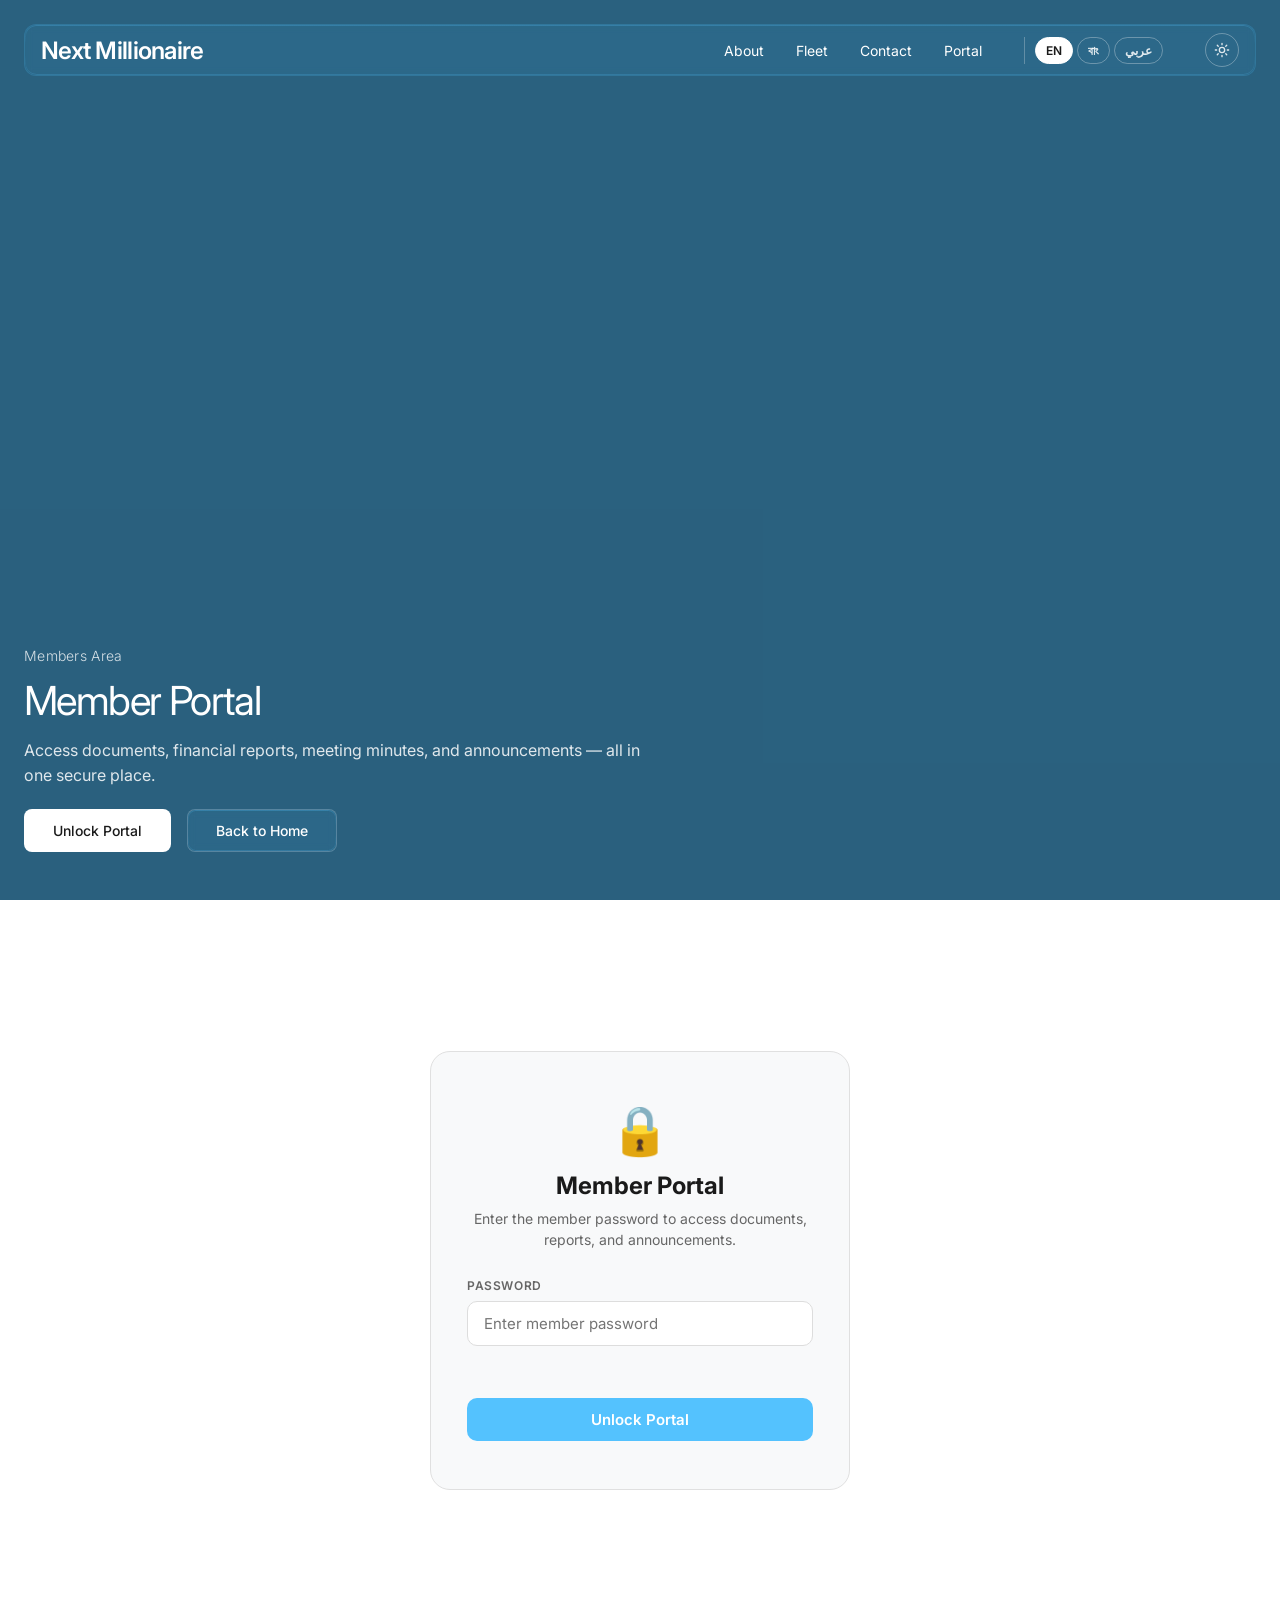
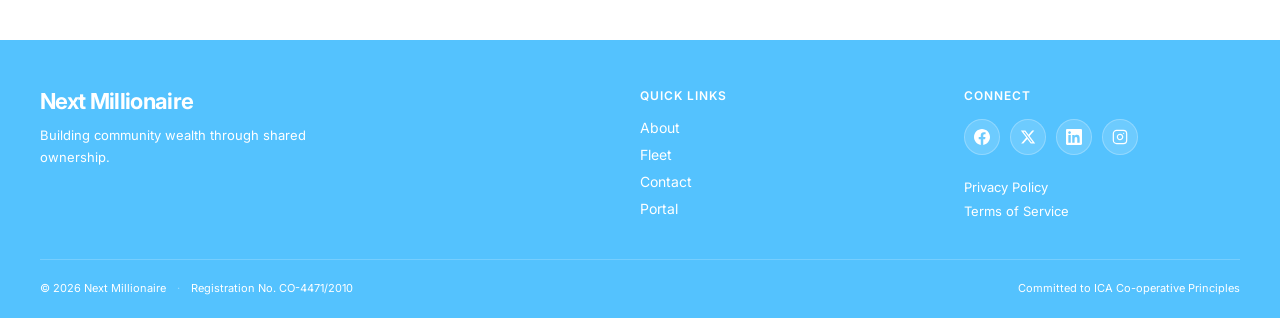
<file: portal.html>
<!DOCTYPE html>
<html lang="en">
<head>
<script>(function(){try{var t=localStorage.getItem('nm-theme')||((window.matchMedia&&window.matchMedia('(prefers-color-scheme: dark)').matches)?'dark':'light');document.documentElement.setAttribute('data-theme',t);}catch(e){}})();</script>
  <meta charset="UTF-8" />
  <meta name="viewport" content="width=device-width, initial-scale=1.0" />
  <title>Next Millionaire | Member Portal</title>
  <meta name="description" content="Member portal for Next Millionaire Co-operative — access documents, financial reports, meeting minutes, and announcements.">
  <meta name="robots" content="noindex, nofollow">

  <link rel="icon" type="image/x-icon" href="images/favicon.ico">
  <link rel="preconnect" href="https://fonts.googleapis.com">
  <link rel="preconnect" href="https://fonts.gstatic.com" crossorigin>
  <link href="https://fonts.googleapis.com/css2?family=Inter:wght@300;400;500;600;700&family=Hind+Siliguri:wght@400;500;600;700&family=Markazi+Text:wght@400;500;600;700&display=swap" rel="stylesheet">
  <link rel="stylesheet" href="css/styles.css">

  <style>
    /* ── Portal Override Styles ── */
    .portal-section {
      padding: 80px 24px;
      background: #fff;
      color: #1a1a1a;
      min-height: 70vh;
    }
    html[data-theme="dark"] .portal-section {
      background: #0d0f13;
      color: #e7e7e7;
    }
    .portal-section .section-label { color: rgba(0,0,0,0.6); }
    html[data-theme="dark"] .portal-section .section-label { color: rgba(255,255,255,0.55); }

    /* ── Login Screen ── */
    #loginScreen {
      display: flex;
      align-items: center;
      justify-content: center;
      min-height: calc(100vh - 160px);
    }
    #loginScreen .login-card {
      background: #f8f9fa;
      border: 1px solid #e0e0e0;
      border-radius: 20px;
      padding: 48px 36px;
      max-width: 420px;
      width: 100%;
      text-align: center;
    }
    html[data-theme="dark"] #loginScreen .login-card {
      background: rgba(255,255,255,0.04);
      border-color: rgba(255,255,255,0.1);
    }
    .login-lock {
      font-size: 48px;
      margin-bottom: 12px;
      display: block;
    }
    .login-title {
      font-size: 24px;
      font-weight: 700;
      margin-bottom: 8px;
      color: #1a1a1a;
    }
    html[data-theme="dark"] .login-title { color: #f5f5f5; }
    .login-sub {
      font-size: 14px;
      color: #666;
      margin-bottom: 28px;
      line-height: 1.5;
    }
    html[data-theme="dark"] .login-sub { color: rgba(255,255,255,0.6); }
    .login-input-group {
      display: flex;
      flex-direction: column;
      gap: 8px;
      margin-bottom: 20px;
      text-align: left;
    }
    .login-input-group label {
      font-size: 12px;
      font-weight: 600;
      text-transform: uppercase;
      letter-spacing: 0.05em;
      color: #666;
    }
    html[data-theme="dark"] .login-input-group label { color: rgba(255,255,255,0.55); }
    .login-input-group input {
      padding: 12px 16px;
      border-radius: 10px;
      border: 1px solid #ddd;
      font-size: 15px;
      font-family: 'Inter', sans-serif;
      background: #fff;
      color: #1a1a1a;
      transition: border-color 0.3s ease, box-shadow 0.3s ease;
      outline: none;
    }
    .login-input-group input:focus {
      border-color: #54C2FE;
      box-shadow: 0 0 0 3px rgba(84,194,254,0.2);
    }
    html[data-theme="dark"] .login-input-group input {
      background: rgba(255,255,255,0.08);
      border-color: rgba(255,255,255,0.15);
      color: #e7e7e7;
    }
    html[data-theme="dark"] .login-input-group input:focus {
      border-color: #54C2FE;
      box-shadow: 0 0 0 3px rgba(84,194,254,0.15);
    }
    .login-error {
      color: #e53e3e;
      font-size: 13px;
      min-height: 20px;
      margin-bottom: 12px;
    }
    .login-btn {
      width: 100%;
      padding: 12px;
      border-radius: 10px;
      background: #54C2FE;
      color: #fff;
      border: none;
      font-size: 15px;
      font-weight: 600;
      cursor: pointer;
      transition: all 0.3s ease;
      font-family: 'Inter', sans-serif;
    }
    .login-btn:hover { background: #3db3f5; transform: translateY(-1px); }
    html[data-theme="dark"] .login-btn { background: #54C2FE; color: #1a1a1a; }
    html[data-theme="dark"] .login-btn:hover { background: #7fd3ff; }

    /* ── Dashboard ── */
    #dashboard { display: none; }
    .dash-header {
      display: flex;
      align-items: center;
      justify-content: space-between;
      flex-wrap: wrap;
      gap: 16px;
      margin-bottom: 40px;
    }
    .dash-welcome h2 { font-size: 26px; font-weight: 700; color: #1a1a1a; margin-bottom: 4px; }
    .dash-welcome p { font-size: 14px; color: #666; }
    html[data-theme="dark"] .dash-welcome h2 { color: #f5f5f5; }
    html[data-theme="dark"] .dash-welcome p { color: rgba(255,255,255,0.6); }
    .logout-btn {
      padding: 10px 22px;
      border-radius: 8px;
      border: 1px solid #ddd;
      background: transparent;
      color: #666;
      font-size: 13px;
      font-weight: 600;
      cursor: pointer;
      transition: all 0.3s ease;
      font-family: 'Inter', sans-serif;
    }
    .logout-btn:hover { border-color: #e53e3e; color: #e53e3e; }
    html[data-theme="dark"] .logout-btn { border-color: rgba(255,255,255,0.2); color: rgba(255,255,255,0.6); }
    html[data-theme="dark"] .logout-btn:hover { border-color: #e53e3e; color: #e53e3e; }

    .dash-grid {
      display: grid;
      grid-template-columns: repeat(auto-fit, minmax(280px, 1fr));
      gap: 20px;
      margin-bottom: 32px;
    }
    .dash-card {
      background: #f8f9fa;
      border: 1px solid #e0e0e0;
      border-radius: 16px;
      padding: 28px;
      transition: all 0.3s ease;
    }
    .dash-card:hover {
      background: #fff;
      border-color: #54C2FE;
      transform: translateY(-3px);
      box-shadow: 0 8px 24px rgba(84,194,254,0.12);
    }
    html[data-theme="dark"] .dash-card {
      background: rgba(255,255,255,0.035);
      border-color: rgba(255,255,255,0.1);
    }
    html[data-theme="dark"] .dash-card:hover {
      background: rgba(255,255,255,0.06);
      border-color: #54C2FE;
    }
    .dash-card-icon { font-size: 32px; margin-bottom: 14px; display: block; }
    .dash-card-title { font-size: 17px; font-weight: 700; margin-bottom: 8px; color: #1a1a1a; }
    html[data-theme="dark"] .dash-card-title { color: #f5f5f5; }
    .dash-card-desc { font-size: 13px; color: #666; line-height: 1.5; margin-bottom: 16px; }
    html[data-theme="dark"] .dash-card-desc { color: rgba(255,255,255,0.55); }
    .dash-card-link {
      display: inline-flex;
      align-items: center;
      gap: 6px;
      font-size: 13px;
      font-weight: 600;
      color: #54C2FE;
      transition: gap 0.2s ease;
    }
    .dash-card-link:hover { gap: 10px; }

    .dash-announce {
      background: rgba(84,194,254,0.08);
      border: 1px solid rgba(84,194,254,0.2);
      border-radius: 14px;
      padding: 24px 28px;
    }
    html[data-theme="dark"] .dash-announce {
      background: rgba(84,194,254,0.06);
      border-color: rgba(84,194,254,0.15);
    }
    .dash-announce-label {
      font-size: 11px;
      font-weight: 700;
      text-transform: uppercase;
      letter-spacing: 0.08em;
      color: #54C2FE;
      margin-bottom: 6px;
    }
    .dash-announce-text {
      font-size: 14px;
      line-height: 1.6;
      color: #1a1a1a;
    }
    html[data-theme="dark"] .dash-announce-text { color: #e7e7e7; }

    @media (max-width: 768px) {
      .portal-section { padding: 40px 16px; }
      #loginScreen .login-card { padding: 32px 24px; }
      .login-title { font-size: 20px; }
      .dash-header { flex-direction: column; align-items: flex-start; }
      .dash-grid { grid-template-columns: 1fr; }
    }
  </style>
</head>
<body>
  <!-- Hero -->
  <section class="hero">
    <video class="bg-video" autoplay muted loop playsinline>
      <source src="https://d8j0ntlcm91z4.cloudfront.net/user_38xzZboKViGWJOttwIXH07lWA1P/hf_20260403_050628_c4e32401-fab4-4a27-b7a8-6e9291cd5959.mp4" type="video/mp4">
    </video>
    <div style="position: absolute; inset: 0; background: rgba(0, 0, 0, 0.5); z-index: 1;"></div>
    <div class="hero-content">
      <div class="nav-wrap">
      <nav class="navbar liquid-glass" style="background:rgba(84,194,254,0.08);">
        <a href="index.html" class="logo">Next Millionaire</a>
        <div class="nav-links">
          <a href="about.html" data-i18n="nav.about">About</a>            <a href="fleet.html" data-i18n="nav.fleet">Fleet</a>
          <a href="contact.html" data-i18n="nav.contact">Contact</a>
          <a href="portal.html" data-i18n="nav.portal">Portal</a>
          <div class="lang-switch"><button data-lang-btn="en" class="active">EN</button><button data-lang-btn="bn">বাং</button><button data-lang-btn="ar">عربي</button></div>
          <button class="theme-toggle" type="button" aria-label="Toggle dark mode" title="Toggle dark mode"><svg class="icon-sun" viewBox="0 0 24 24" fill="none" stroke="currentColor" stroke-width="2" stroke-linecap="round" stroke-linejoin="round"><circle cx="12" cy="12" r="4"></circle><path d="M12 2v2M12 20v2M4.93 4.93l1.41 1.41M17.66 17.66l1.41 1.41M2 12h2M20 12h2M4.93 19.07l1.41-1.41M17.66 6.34l1.41-1.41"/></svg><svg class="icon-moon" viewBox="0 0 24 24" fill="none" stroke="currentColor" stroke-width="2" stroke-linecap="round" stroke-linejoin="round"><path d="M21 12.79A9 9 0 1 1 11.21 3 7 7 0 0 0 21 12.79z"/></svg></button>
        </div>
        <button class="hamburger" id="hamburgerBtn"><span></span><span></span><span></span></button>
      </nav>
      <div class="mobile-menu" id="mobileMenu">
        <a href="about.html" data-i18n="nav.about">About</a>          <a href="fleet.html" data-i18n="nav.fleet">Fleet</a>
        <a href="contact.html" data-i18n="nav.contact">Contact</a>
        <a href="portal.html" data-i18n="nav.portal">Portal</a>
        <div class="lang-switch"><button data-lang-btn="en" class="active">EN</button><button data-lang-btn="bn">বাং</button><button data-lang-btn="ar">عربي</button></div>
        <button class="theme-toggle" type="button" aria-label="Toggle dark mode" title="Toggle dark mode"><svg class="icon-sun" viewBox="0 0 24 24" fill="none" stroke="currentColor" stroke-width="2" stroke-linecap="round" stroke-linejoin="round"><circle cx="12" cy="12" r="4"></circle><path d="M12 2v2M12 20v2M4.93 4.93l1.41 1.41M17.66 17.66l1.41 1.41M2 12h2M20 12h2M4.93 19.07l1.41-1.41M17.66 6.34l1.41-1.41"/></svg><svg class="icon-moon" viewBox="0 0 24 24" fill="none" stroke="currentColor" stroke-width="2" stroke-linecap="round" stroke-linejoin="round"><path d="M21 12.79A9 9 0 1 1 11.21 3 7 7 0 0 0 21 12.79z"/></svg></button>
      </div>
      </div>
      <div class="hero-bottom">
        <div class="hero-grid">
          <div>
            <div class="eyebrow" data-i18n="hero.eyebrow">Members Area</div>
            <h1 data-i18n="hero.title">Member Portal</h1>
            <p class="subheading" id="subheading" data-i18n="hero.subtitle">Access documents, financial reports, meeting minutes, and announcements — all in one secure place.</p>
            <div class="buttons" id="buttons">
              <a href="#loginScreen" class="btn-primary" data-i18n="hero.btn1">Unlock Portal</a>
              <a href="index.html" class="btn-secondary liquid-glass" data-i18n="hero.btn2">Back to Home</a>
            </div>
          </div>
        </div>
      </div>
    </div>
  </section>

  <!-- Login Screen -->
  <section class="portal-section" id="loginScreen">
    <div class="login-card">
      <span class="login-lock">🔒</span>
      <h2 class="login-title" data-i18n="portal.loginTitle">Member Portal</h2>
      <p class="login-sub" data-i18n="portal.loginSub">Enter the member password to access documents, reports, and announcements.</p>
      <div class="login-input-group">
        <label for="portalPass" data-i18n="portal.password">Password</label>
        <input type="password" id="portalPass" placeholder="Enter member password" autocomplete="off" />
      </div>
      <div class="login-error" id="loginError"></div>
      <button class="login-btn" id="loginBtn" data-i18n="portal.loginBtn">Unlock Portal</button>
    </div>
  </section>

  <!-- Dashboard -->
  <section class="portal-section" id="dashboard">
    <div class="container">
      <div class="dash-header">
        <div class="dash-welcome">
          <h2 data-i18n="portal.welcome">Welcome, Member</h2>
          <p data-i18n="portal.welcomeSub">Access your company resources below.</p>
        </div>
        <button class="logout-btn" id="logoutBtn" data-i18n="portal.logout">Logout</button>
      </div>

      <div class="dash-grid">
        <div class="dash-card">
          <span class="dash-card-icon">📄</span>
          <div class="dash-card-title" data-i18n="portal.card1t">Financial Reports</div>
          <div class="dash-card-desc" data-i18n="portal.card1d">View annual statements, budgets, and audit reports for the co-operative.</div>
          <a href="docs/financial-report-2025.pdf" class="dash-card-link" data-i18n="portal.view" target="_blank" rel="noopener">View Reports <span class="arrow">⟶</span></a>
        </div>
        <div class="dash-card">
          <span class="dash-card-icon">📋</span>
          <div class="dash-card-title" data-i18n="portal.card2t">Meeting Minutes</div>
          <div class="dash-card-desc" data-i18n="portal.card2d">Read minutes from general meetings, board meetings, and committee sessions.</div>
          <a href="docs/meeting-minutes-q2-2026.pdf" class="dash-card-link" data-i18n="portal.view" target="_blank" rel="noopener">View Minutes <span class="arrow">⟶</span></a>
        </div>
        <div class="dash-card">
          <span class="dash-card-icon">📢</span>
          <div class="dash-card-title" data-i18n="portal.card3t">Announcements</div>
          <div class="dash-card-desc" data-i18n="portal.card3d">Stay updated with the latest news, events, and co-operative initiatives.</div>
          <a href="docs/announcements.pdf" class="dash-card-link" data-i18n="portal.view" target="_blank" rel="noopener">View Announcements <span class="arrow">⟶</span></a>
        </div>
        <div class="dash-card">
          <span class="dash-card-icon">👥</span>
          <div class="dash-card-title" data-i18n="portal.card4t">Member Directory</div>
          <div class="dash-card-desc" data-i18n="portal.card4d">Connect with fellow members and view the management team.</div>
          <a href="team.html" class="dash-card-link" data-i18n="portal.view">View Team <span class="arrow">⟶</span></a>
        </div>
        <div class="dash-card">
          <span class="dash-card-icon">📅</span>
          <div class="dash-card-title" data-i18n="portal.card7t">Event Calendar</div>
          <div class="dash-card-desc" data-i18n="portal.card7d">View upcoming meetings, events, and important dates for the co-operative.</div>
          <a href="docs/events-calendar.pdf" class="dash-card-link" data-i18n="portal.view" target="_blank" rel="noopener">View Calendar <span class="arrow">⟶</span></a>
        </div>
        <div class="dash-card">
          <span class="dash-card-icon">📚</span>
          <div class="dash-card-title" data-i18n="portal.card6t">Resources</div>
          <div class="dash-card-desc" data-i18n="portal.card6d">Access by-laws, policies, training materials, and member guides.</div>
          <a href="docs/member-guide.pdf" class="dash-card-link" data-i18n="portal.view" target="_blank" rel="noopener">View Resources <span class="arrow">⟶</span></a>
        </div>
        <div class="dash-card">
          <span class="dash-card-icon">💬</span>
          <div class="dash-card-title" data-i18n="portal.card5t">Feedback &amp; Suggestions</div>
          <div class="dash-card-desc" data-i18n="portal.card5d">Share your ideas, feedback, or suggestions to help improve our co-operative.</div>
          <a href="mailto:feedback@nextmillionaireqr.com" class="dash-card-link" data-i18n="portal.card5link" target="_blank" rel="noopener">Send Feedback <span class="arrow">⟶</span></a>
        </div>

        <div class="dash-card">
          <span class="dash-card-icon">👤</span>
          <div class="dash-card-title" data-i18n="portal.card9t">My Profile</div>
          <div class="dash-card-desc" data-i18n="portal.card9d">Update your personal information, contact details, and communication preferences.</div>
          <a href="#" class="dash-card-link" data-i18n="portal.card9link" target="_blank" rel="noopener">Edit Profile <span class="arrow">⟶</span></a>
        </div>
      </div>

      <div class="dash-announce">
        <div class="dash-announce-label" data-i18n="portal.announceLabel">📌 Latest Announcement</div>
        <p class="dash-announce-text" data-i18n="portal.announceText">Quarterly general meeting scheduled for August 15, 2026 at 10:00 AM. All members are encouraged to attend. Agenda and documents will be shared 7 days prior.</p>
      </div>
    </div>
  </section>


  <!-- Footer -->
    <footer>
    <div class="footer-inner">
      <div class="footer-grid">
        <!-- Brand column -->
        <div class="footer-brand-col">
          <div class="footer-brand-name">Next Millionaire</div>
          <div class="footer-tagline" data-i18n="footer.tagline">Building community wealth through shared ownership.</div>
        </div>
        <!-- Nav column -->
        <div>
          <div class="footer-col-title" data-i18n="footer.quickLinks">Quick Links</div>
          <div class="footer-links">
            <a href="about.html"><span data-i18n="nav.about">About</span> <span class="arrow-link">→</span></a>
            <a href="fleet.html"><span data-i18n="nav.fleet">Fleet</span> <span class="arrow-link">→</span></a>
            <a href="contact.html"><span data-i18n="nav.contact">Contact</span> <span class="arrow-link">→</span></a>
            <a href="portal.html"><span data-i18n="nav.portal">Portal</span> <span class="arrow-link">→</span></a>
          </div>
        </div>
        <!-- Social + Legal column -->
        <div class="footer-social-col">
          <div class="footer-col-title" data-i18n="footer.connect">Connect</div>
          <div class="footer-social-row">
            <a href="#" aria-label="Facebook" title="Facebook"><svg xmlns="http://www.w3.org/2000/svg" focusable="false" viewBox="0 0 24 24" fill="currentColor" width="16" height="16" aria-hidden="true"><path d="M24 12.073c0-6.627-5.373-12-12-12s-12 5.373-12 12c0 5.99 4.388 10.954 10.125 11.854v-8.385H7.078v-3.47h3.047V9.43c0-3.007 1.792-4.669 4.533-4.669 1.312 0 2.686.235 2.686.235v2.953H15.83c-1.491 0-1.956.925-1.956 1.874v2.25h3.328l-.532 3.47h-2.796v8.385C19.612 23.027 24 18.062 24 12.073z"/></svg></a>
            <a href="#" aria-label="Twitter" title="Twitter"><svg xmlns="http://www.w3.org/2000/svg" focusable="false" viewBox="0 0 24 24" fill="currentColor" width="16" height="16" aria-hidden="true"><path d="M18.244 2.25h3.308l-7.227 8.26 8.502 11.24H16.17l-5.214-6.817L4.99 21.75H1.68l7.73-8.835L1.254 2.25H8.08l4.713 6.231zm-1.161 17.52h1.833L7.084 4.126H5.117z"/></svg></a>
            <a href="#" aria-label="LinkedIn" title="LinkedIn"><svg xmlns="http://www.w3.org/2000/svg" focusable="false" viewBox="0 0 24 24" fill="currentColor" width="16" height="16" aria-hidden="true"><path d="M20.447 20.452h-3.554v-5.569c0-1.328-.027-3.037-1.852-3.037-1.853 0-2.136 1.445-2.136 2.939v5.667H9.351V9h3.414v1.561h.046c.477-.9 1.637-1.85 3.37-1.85 3.601 0 4.267 2.37 4.267 5.455v6.286zM5.337 7.433c-1.144 0-2.063-.926-2.063-2.065 0-1.138.92-2.063 2.063-2.063 1.14 0 2.064.925 2.064 2.063 0 1.139-.925 2.065-2.064 2.065zm1.782 13.019H3.555V9h3.564v11.452zM22.225 0H1.771C.792 0 0 .774 0 1.729v20.542C0 23.227.792 24 1.771 24h20.451C23.2 24 24 23.227 24 22.271V1.729C24 .774 23.2 0 22.222 0h.003z"/></svg></a>
            <a href="#" aria-label="Instagram" title="Instagram"><svg xmlns="http://www.w3.org/2000/svg" focusable="false" viewBox="0 0 24 24" fill="none" stroke="currentColor" stroke-width="1.8" stroke-linecap="round" stroke-linejoin="round" width="16" height="16" aria-hidden="true"><rect x="2" y="2" width="20" height="20" rx="5" ry="5"/><path d="M16 11.37A4 4 0 1 1 12.63 8 4 4 0 0 1 16 11.37z"/><line x1="17.5" y1="6.5" x2="17.51" y2="6.5"/></svg></a>
          </div>
          <div class="footer-legal-list">
            <a href="#" data-i18n="footer.privacy">Privacy Policy</a>
            <a href="#" data-i18n="footer.terms">Terms of Service</a>
          </div>
        </div>
      </div>
      <div class="footer-bottom">
        <div class="footer-meta">
          <span>&copy; <span id="year"></span> Next Millionaire</span>
          <span class="sep">&middot;</span>
          <span>Registration No. CO-4471/2010</span>
        </div>
        <div class="footer-meta">
          <span data-i18n="footer.ica">Committed to ICA Co-operative Principles</span>
        </div>
      </div>
    </div>
  </footer>

  <script>
    // ── Password (member-shared) ──
    var PORTAL_PASS = "nextmillionaire2026";
    var SESSION_KEY = "nmq_portal";

    // ── DOM refs ──
    var loginScreen = document.getElementById("loginScreen");
    var dashboard = document.getElementById("dashboard");
    var passInput = document.getElementById("portalPass");
    var loginBtn = document.getElementById("loginBtn");
    var loginError = document.getElementById("loginError");
    var logoutBtn = document.getElementById("logoutBtn");
    var yearSpan = document.getElementById("year");

    // ── Year ──
    yearSpan.textContent = new Date().getFullYear();

    // ── Hero entrance (fade in subheading + buttons) ──
    setTimeout(function () {
      var sh = document.getElementById("subheading");
      if (sh) sh.classList.add("show");
    }, 800);
    setTimeout(function () {
      var btns = document.getElementById("buttons");
      if (btns) btns.classList.add("show");
    }, 1200);

    // ── Hamburger ──
    var hb = document.getElementById("hamburgerBtn");
    var mm = document.getElementById("mobileMenu");
    hb.addEventListener("click", function () {
      hb.classList.toggle("active");
      mm.classList.toggle("active");
    });

    // ── Login ──
    function checkSession() {
      return sessionStorage.getItem(SESSION_KEY) === "true";
    }

    function showDashboard() {
      loginScreen.style.display = "none";
      dashboard.style.display = "block";
    }

    function showLogin() {
      loginScreen.style.display = "flex";
      dashboard.style.display = "none";
      passInput.value = "";
      loginError.textContent = "";
    }

    function attemptLogin() {
      var val = passInput.value.trim();
      if (val === PORTAL_PASS) {
        sessionStorage.setItem(SESSION_KEY, "true");
        showDashboard();
      } else {
        loginError.textContent = "Incorrect password. Please try again.";
        passInput.value = "";
        passInput.focus();
      }
    }

    loginBtn.addEventListener("click", attemptLogin);
    passInput.addEventListener("keydown", function (e) {
      if (e.key === "Enter") attemptLogin();
    });

    // ── Logout ──
    logoutBtn.addEventListener("click", function () {
      sessionStorage.removeItem(SESSION_KEY);
      showLogin();
    });

    // ── Init ──
    if (checkSession()) {
      showDashboard();
    } else {
      showLogin();
    }
  </script>

  <script>
    window.translations = {
      en: {
        "nav.about": "About", "nav.fleet": "Fleet", "nav.contact": "Contact", "nav.portal": "Portal",
        "hero.eyebrow": "Members Area",
        "hero.title": "Member Portal",
        "hero.subtitle": "Access documents, financial reports, meeting minutes, and announcements — all in one secure place.",
        "hero.btn1": "Unlock Portal",
        "hero.btn2": "Back to Home",
        "portal.loginTitle": "Member Portal",
        "portal.loginSub": "Enter the member password to access documents, reports, and announcements.",
        "portal.password": "Password",
        "portal.loginBtn": "Unlock Portal",
        "portal.welcome": "Welcome, Member",
        "portal.welcomeSub": "Access your company resources below.",
        "portal.logout": "Logout",
        "portal.card1t": "Financial Reports",
        "portal.card1d": "View annual statements, budgets, and audit reports for the co-operative.",
        "portal.card2t": "Meeting Minutes",
        "portal.card2d": "Read minutes from general meetings, board meetings, and committee sessions.",
        "portal.card3t": "Announcements",
        "portal.card3d": "Stay updated with the latest news, events, and co-operative initiatives.",
        "portal.card4t": "Member Directory",
        "portal.card4d": "Connect with fellow members and view the management team.",
        "portal.card7t": "Event Calendar",
        "portal.card7d": "View upcoming meetings, events, and important dates for the co-operative.",
        "portal.card6t": "Resources",
        "portal.card6d": "Access by-laws, policies, training materials, and member guides.",
        "portal.card5t": "Feedback &amp; Suggestions",
        "portal.card5d": "Share your ideas, feedback, or suggestions to help improve our co-operative.",
        "portal.card5link": "Give Feedback <span class=\"arrow\">⟶</span>",
        "portal.card9t": "My Profile",
        "portal.card9d": "Update your personal information, contact details, and communication preferences.",
        "portal.card9link": "Edit Profile <span class=\"arrow\">⟶</span>",
        "portal.view": "View <span class=\"arrow\">⟶</span>",
        "portal.announceLabel": "📌 Latest Announcement",
        "portal.announceText": "Quarterly general meeting scheduled for August 15, 2026 at 10:00 AM. All members are encouraged to attend.",
                "footer.privacy": "Privacy Policy",
        "footer.terms": "Terms of Service",
        "footer.ica": "Committed to ICA Co-operative Principles",
        "footer.tagline": "Building community wealth through shared ownership.",
      },
      bn: {
        "nav.about": "আমাদের সম্পর্কে", "nav.fleet": "ফ্লিট", "nav.contact": "যোগাযোগ", "nav.portal": "পোর্টাল",
        "hero.eyebrow": "সদস্যদের এলাকা",
        "hero.title": "সদস্য পোর্টাল",
        "hero.subtitle": "ডকুমেন্ট, আর্থিক রিপোর্ট, মিটিং মিনিটস এবং ঘোষণা — সব এক নিরাপদ জায়গায় অ্যাক্সেস করুন।",
        "hero.btn1": "পোর্টাল খুলুন",
        "hero.btn2": "হোমে ফিরুন",
        "portal.loginTitle": "সদস্য পোর্টাল",
        "portal.loginSub": "ডকুমেন্ট, রিপোর্ট এবং ঘোষণা অ্যাক্সেস করতে সদস্য পাসওয়ার্ড দিন।",
        "portal.password": "পাসওয়ার্ড",
        "portal.loginBtn": "পোর্টাল খুলুন",
        "portal.welcome": "স্বাগতম, সদস্য",
        "portal.welcomeSub": "নিচে আপনার কোম্পানির সম্পদ অ্যাক্সেস করুন।",
        "portal.logout": "লগআউট",
        "portal.card1t": "আর্থিক রিপোর্ট",
        "portal.card1d": "সমবায়ের বার্ষিক বিবরণী, বাজেট এবং অডিট রিপোর্ট দেখুন।",
        "portal.card2t": "মিটিং মিনিটস",
        "portal.card2d": "সাধারণ সভা, বোর্ড সভা এবং কমিটির বৈঠকের মিনিটস পড়ুন।",
        "portal.card3t": "ঘোষণা",
        "portal.card3d": "সর্বশেষ সংবাদ, ইভেন্ট এবং সমবায় উদ্যোগ সম্পর্কে আপডেট থাকুন।",
        "portal.card4t": "সদস্য ডিরেক্টরি",
        "portal.card4d": "সহযোদ্ধা সদস্যদের সাথে সংযোগ করুন এবং ব্যবস্থাপনা টিম দেখুন।",
        "portal.card7t": "ইভেন্ট ক্যালেন্ডার",
        "portal.card7d": "সমবায়ের আসন্ন সভা, ইভেন্ট এবং গুরুত্বপূর্ণ তারিখ দেখুন।",
        "portal.card6t": "রিসোর্স",
        "portal.card6d": "উপ-আইন, নীতি, প্রশিক্ষণ সামগ্রী এবং সদস্য গাইড অ্যাক্সেস করুন।",
        "portal.card5t": "মতামত ও পরামর্শ",
        "portal.card5d": "আমাদের সমবায় উন্নত করতে আপনার ধারণা, মতামত বা পরামর্শ শেয়ার করুন।",
        "portal.card5link": "মতামত দিন <span class=\"arrow\">⟶</span>",
        "portal.card9t": "আমার প্রোফাইল",
        "portal.card9d": "আপনার ব্যক্তিগত তথ্য, যোগাযোগের বিবরণ এবং যোগাযোগের পছন্দ আপডেট করুন।",
        "portal.card9link": "প্রোফাইল সম্পাদনা <span class=\"arrow\">⟶</span>",
        "portal.view": "দেখুন <span class=\"arrow\">⟶</span>",
        "portal.announceLabel": "📌 সর্বশেষ ঘোষণা",
        "portal.announceText": "১৫ আগস্ট, ২০২৬ সকাল ১০টায় ত্রৈমাসিক সাধারণ সভা নির্ধারিত। সকল সদস্যকে উপস্থিত থাকতে উৎসাহিত করা হচ্ছে।",
        "footer.privacy": "গোপনীয়তা নীতি",
        "footer.terms": "সেবার শর্তাবলী",
        "footer.ica": "আইসিএ সমবায় নীতিমালার প্রতি প্রতিশ্রুতিবদ্ধ",
        "footer.quickLinks": "দ্রুত লিঙ্ক",
        "footer.connect": "সংযোগ",
        "footer.tagline": "যৌথ মালিকানার মাধ্যমে সম্প্রদায়ের সম্পদ গড়ে তোলা"
      },
      ar: {
        "nav.about": "من نحن", "nav.fleet": "الأسطول", "nav.contact": "اتصل بنا", "nav.portal": "البوابة",
        "hero.eyebrow": "منطقة الأعضاء",
        "hero.title": "بوابة الأعضاء",
        "hero.subtitle": "الوصول إلى المستندات والتقارير المالية ومحاضر الاجتماعات والإعلانات — كل ذلك في مكان آمن واحد.",
        "hero.btn1": "فتح البوابة",
        "hero.btn2": "العودة إلى الرئيسية",
        "portal.loginTitle": "بوابة الأعضاء",
        "portal.loginSub": "أدخل كلمة مرور العضو للوصول إلى المستندات والتقارير والإعلانات.",
        "portal.password": "كلمة المرور",
        "portal.loginBtn": "فتح البوابة",
        "portal.welcome": "مرحبًا أيها العضو",
        "portal.welcomeSub": "الوصول إلى موارد شركتك أدناه.",
        "portal.logout": "تسجيل الخروج",
        "portal.card1t": "التقارير المالية",
        "portal.card1d": "عرض البيانات السنوية والميزانيات وتقارير التدقيق للجمعية التعاونية.",
        "portal.card2t": "محاضر الاجتماعات",
        "portal.card2d": "قراءة محاضر الاجتماعات العامة واجتماعات مجلس الإدارة واللجان.",
        "portal.card3t": "الإعلانات",
        "portal.card3d": "ابقَ على اطلاع بأحدث الأخبار والفعاليات والمبادرات التعاونية.",
        "portal.card4t": "دليل الأعضاء",
        "portal.card4d": "التواصل مع الزملاء الأعضاء وعرض فريق الإدارة.",
        "portal.card7t": "تقويم الأحداث",
        "portal.card7d": "عرض الاجتماعات والفعاليات والمواعيد الهامة القادمة للجمعية التعاونية.",
        "portal.card6t": "الموارد",
        "portal.card6d": "الوصول إلى اللوائح والسياسات والمواد التدريبية وأدلة الأعضاء.",
        "portal.card5t": "الملاحظات والاقتراحات",
        "portal.card5d": "شارك بأفكارك وملاحظاتك أو اقتراحاتك للمساعدة في تحسين جمعيتنا التعاونية.",
        "portal.card5link": "أرسل ملاحظات <span class=\"arrow\">⟶</span>",
        "portal.card9t": "ملفي الشخصي",
        "portal.card9d": "تحديث معلوماتك الشخصية وتفاصيل الاتصال وتفضيلات التواصل.",
        "portal.card9link": "تعديل الملف <span class=\"arrow\">⟶</span>",
        "portal.view": "عرض <span class=\"arrow\">⟶</span>",
        "portal.announceLabel": "📌 آخر إعلان",
        "portal.announceText": "الاجتماع العام الربع سنوي المقرر في 15 أغسطس 2026 الساعة 10:00 صباحًا. جميع الأعضاء مدعوون للحضور.",
        "footer.privacy": "سياسة الخصوصية",
        "footer.terms": "شروط الخدمة",
        "footer.ica": "ملتزمون بمبادئ التحالف التعاوني الدولي (ICA)",
        "footer.quickLinks": "روابط سريعة",
        "footer.connect": "اتصل",
        "footer.tagline": "بناء ثروة المجتمع من خلال الملكية المشتركة"
      }
    };
  </script>
  <script src="js/theme-toggle.js"></script>
  <script src="js/i18n.js"></script>
</body>
</html>
</file>
<file: css/styles.css>
/* ============================================================================
   Next Millionaire — Shared Stylesheet
   ============================================================================ */

/* ── Reset & Base ── */
* { margin: 0; padding: 0; box-sizing: border-box; }
html { scroll-behavior: smooth; }
body {
  font-family: 'Inter', sans-serif;
  background: #fff;
  color: #1a1a1a;
  overflow-x: hidden;
  -webkit-font-smoothing: antialiased;
  -moz-osx-font-smoothing: grayscale;
}
a { color: inherit; text-decoration: none; }

/* ── Liquid Glass Effect ── */
.liquid-glass {
  background: rgba(84, 194, 254, 0.08);
  background-blend-mode: luminosity;
  backdrop-filter: blur(4px);
  -webkit-backdrop-filter: blur(4px);
  border: 1px solid rgba(84, 194, 254, 0.15);
  box-shadow: inset 0 1px 1px rgba(84, 194, 254, 0.1);
  position: relative;
  overflow: hidden;
}
.liquid-glass::before {
  content: '';
  position: absolute;
  inset: 0;
  border-radius: inherit;
  padding: 1.4px;
  background: linear-gradient(180deg,
    rgba(84,194,254,0.2) 0%, rgba(84,194,254,0.1) 20%,
    rgba(84,194,254,0) 40%, rgba(84,194,254,0) 60%,
    rgba(84,194,254,0.1) 80%, rgba(84,194,254,0.2) 100%);
  -webkit-mask: linear-gradient(#fff 0 0) content-box, linear-gradient(#fff 0 0);
  -webkit-mask-composite: xor;
  mask-composite: exclude;
  pointer-events: none;
}
.content-section:nth-of-type(n+2):nth-of-type(even) .liquid-glass {
  background: rgba(255, 255, 255, 0.12);
  border-color: rgba(255, 255, 255, 0.2);
  box-shadow: inset 0 1px 1px rgba(255, 255, 255, 0.1);
}

/* ── Hero ── */
.hero {
  position: relative;
  min-height: 60vh;
  overflow: hidden;
  background: #54C2FE;
}
.bg-video {
  position: absolute;
  inset: 0;
  width: 100%;
  height: 100%;
  object-fit: cover;
  z-index: 0;
  display: block;
}
.hero-content {
  position: relative;
  z-index: 2;
  min-height: 100vh;
  display: flex;
  flex-direction: column;
  color: #fff;
}

/* ── Navigation ── */
.nav-wrap { padding: 24px 24px 0; }
.navbar {
  display: flex;
  align-items: center;
  justify-content: space-between;
  padding: 8px 16px;
  border-radius: 12px;
}
.logo {
  font-size: 24px;
  font-weight: 600;
  letter-spacing: -0.03em;
  white-space: nowrap;
}
.nav-links {
  display: flex;
  align-items: center;
  gap: 32px;
  font-size: 14px;
}
.nav-links a { transition: color 0.3s ease; }
.nav-links a:hover { color: rgba(255, 255, 255, 0.7); }

/* Hamburger Menu */
.hamburger {
  display: none;
  flex-direction: column;
  cursor: pointer;
  background: none;
  border: none;
  padding: 0;
  gap: 6px;
}
.hamburger span {
  width: 24px;
  height: 2px;
  background: #fff;
  border-radius: 2px;
  transition: all 0.3s ease;
}
.hamburger.active span:nth-child(1) {
  transform: translateY(8px) rotate(45deg);
}
.hamburger.active span:nth-child(2) {
  opacity: 0;
}
.hamburger.active span:nth-child(3) {
  transform: translateY(-8px) rotate(-45deg);
}

/* Mobile Menu - Liquid Glass */
.mobile-menu {
  display: none;
  position: fixed;
  top: 70px;
  right: 16px;
  background: rgba(255, 255, 255, 0.08);
  background-blend-mode: screen;
  backdrop-filter: blur(20px);
  -webkit-backdrop-filter: blur(20px);
  border: 1px solid rgba(255, 255, 255, 0.2);
  border-radius: 16px;
  padding: 16px 0;
  min-width: 200px;
  z-index: 1000;
  box-shadow:
    0 8px 32px rgba(0, 0, 0, 0.3),
    inset 0 1px 1px rgba(255, 255, 255, 0.2);
  overflow: hidden;
}
.mobile-menu::before {
  content: '';
  position: absolute;
  inset: 0;
  border-radius: 16px;
  padding: 1.4px;
  background: linear-gradient(135deg,
    rgba(255,255,255,0.4) 0%,
    rgba(255,255,255,0.1) 30%,
    rgba(255,255,255,0.05) 50%,
    rgba(255,255,255,0.1) 70%,
    rgba(255,255,255,0.3) 100%);
  -webkit-mask: linear-gradient(#fff 0 0) content-box, linear-gradient(#fff 0 0);
  -webkit-mask-composite: xor;
  mask-composite: exclude;
  pointer-events: none;
  z-index: 0;
}
.mobile-menu.active {
  display: flex;
  flex-direction: column;
}
.mobile-menu a {
  padding: 12px 24px;
  font-size: 14px;
  transition: all 0.3s ease;
  border-left: 3px solid transparent;
  position: relative;
  z-index: 1;
}
.mobile-menu a:hover {
  background: rgba(255, 255, 255, 0.12);
  border-left-color: #667eea;
  color: #fff;
  backdrop-filter: blur(5px);
}

/* ── Hero Bottom ── */
.hero-bottom {
  flex: 1;
  display: flex;
  flex-direction: column;
  justify-content: flex-end;
  padding: 0 24px 48px;
}
.hero-grid {
  display: grid;
  grid-template-columns: 1fr;
  align-items: end;
  gap: 32px;
}
.eyebrow {
  display: inline-block;
  margin-bottom: 16px;
  color: rgba(255, 255, 255, 0.8);
  font-size: 14px;
  font-weight: 300;
  letter-spacing: 0.02em;
}
h1 {
  font-size: 40px;
  line-height: 1.05;
  font-weight: 400;
  letter-spacing: -0.04em;
  margin-bottom: 16px;
}
.char {
  display: inline-block;
  opacity: 0;
  transform: translateX(-18px);
  transition: opacity 500ms ease-out, transform 500ms ease-out;
}
.subheading {
  color: rgba(255, 255, 255, 0.85);
  font-size: 16px;
  line-height: 1.6;
  margin-bottom: 20px;
  max-width: 620px;
  opacity: 0;
  transition: opacity 1000ms ease;
}
.buttons {
  display: flex;
  flex-wrap: wrap;
  gap: 16px;
  opacity: 0;
  transition: opacity 1000ms ease;
}
.buttons.show { opacity: 1; }

.btn-primary, .btn-secondary {
  padding: 12px 28px;
  border-radius: 8px;
  font-size: 14px;
  font-weight: 500;
  display: inline-block;
  transition: all 0.3s ease;
  cursor: pointer;
}
.btn-primary {
  background: #fff;
  color: #1a1a1a;
  border: 1px solid transparent;
}
.btn-primary:hover {
  background: transparent;
  color: #fff;
  border-color: #fff;
  transform: translateY(-2px);
}
.btn-secondary {
  border: 1px solid rgba(255, 255, 255, 0.2);
  color: #fff;
}
.btn-secondary:hover {
  border-color: rgba(255, 255, 255, 0.4);
  background: rgba(255, 255, 255, 0.05);
}

.tag-wrap {
  opacity: 0;
  transition: opacity 1000ms ease;
}
.tag-wrap.show { opacity: 1; }
.tag {
  display: inline-block;
  padding: 8px 16px;
  border-radius: 20px;
  font-size: 12px;
  font-weight: 500;
  letter-spacing: 0.05em;
  text-transform: uppercase;
}
.subheading.show { opacity: 1; }

/* ── Content Sections ── */
.content-section {
  padding: 80px 24px;
  background: #fff;
}
#values {
  padding-top: 40px;
}



.container {
  max-width: 1200px;
  margin: 0 auto;
}
.section-head { margin-bottom: 48px; }

/* Section head row */
.section-head-row {
  display: flex;
  justify-content: space-between;
  align-items: flex-start;
  gap: 24px;
  flex-wrap: wrap;
  margin-bottom: 48px;
}
.section-head-row .section-head { margin-bottom: 0; flex: 1 1 320px; }

.section-link {
  display: inline-flex;
  align-items: center;
  gap: 6px;
  margin-top: 8px;
  font-size: 14px;
  font-weight: 600;
  color: inherit;
  text-decoration: none;
  white-space: nowrap;
  transition: gap 0.2s ease, opacity 0.2s ease;
}
.section-link-below {
  text-align: center;
  margin-top: 40px;
}
.card-link {
  display: inline-flex;
  align-items: center;
  gap: 6px;
  margin-top: 16px;
  font-size: 14px;
  font-weight: 600;
  color: inherit;
  text-decoration: none;
  transition: gap 0.2s ease, opacity 0.2s ease;
}
.card-link:hover { gap: 10px; opacity: 0.8; }
.section-link .arrow,
.card-link .arrow { transition: transform 0.2s ease; }
.section-link:hover .arrow,
.card-link:hover .arrow { transform: translateX(3px); }

.section-label {
  display: inline-block;
  color: #666;
  font-size: 12px;
  font-weight: 600;
  letter-spacing: 0.05em;
  text-transform: uppercase;
  margin-bottom: 12px;
}
.section-title {
  font-size: 36px;
  font-weight: 400;
  letter-spacing: -0.04em;
  line-height: 1.1;
  max-width: 600px;
  color: #1a1a1a;
}
.muted {
  color: #666;
  line-height: 1.6;
}

/* ── Glass Card (about, gallery, team, etc.) ── */
.glass-card {
  padding: 32px;
  border-radius: 12px;
}

/* ── Stats Grid ── */
.stats-grid {
  display: grid;
  grid-template-columns: 1fr 1fr;
  gap: 24px;
  margin-bottom: 24px;
}
.stat {
  text-align: center;
}
.stat-num {
  font-size: 28px;
  font-weight: 600;
  display: block;
  margin-bottom: 8px;
}
.stat-label {
  font-size: 12px;
  color: #666;
  text-transform: uppercase;
  letter-spacing: 0.05em;
}

/* ── About Section ── */
.about-grid {
  display: grid;
  grid-template-columns: 1fr 1fr;
  gap: 64px;
  align-items: center;
}
.about-media {
  position: relative;
}
.about-media-decor {
  position: absolute;
  top: -24px;
  left: -24px;
  width: 100%;
  height: 100%;
  background: #eef1f6;
  border-radius: 20px;
  z-index: 0;
}
.about-photo {
  position: relative;
  z-index: 1;
  display: block;
  width: 100%;
  height: 430px;
  object-fit: cover;
  border-radius: 18px;
  box-shadow: 0 24px 48px rgba(13, 40, 67, 0.18);
}
.about-quote-card {
  position: absolute;
  z-index: 2;
  right: -28px;
  bottom: -32px;
  width: 76%;
  background: rgba(255, 255, 255, 0.92);
  border-radius: 14px;
  padding: 22px 24px;
  box-shadow: 0 18px 40px rgba(13, 40, 67, 0.2);
  border: 1px solid rgba(255, 255, 255, 0.7);
}
.quote-label {
  display: flex;
  align-items: center;
  gap: 8px;
  font-size: 11px;
  font-weight: 700;
  letter-spacing: 0.08em;
  text-transform: uppercase;
  color: #5a6472;
  margin-bottom: 10px;
}
.quote-dot {
  width: 7px;
  height: 7px;
  border-radius: 50%;
  background: #3fae6a;
  flex-shrink: 0;
}
.quote-text {
  font-style: italic;
  font-size: 16px;
  line-height: 1.55;
  color: #16233a;
  font-weight: 500;
}
.about-heading {
  font-size: 38px;
  font-weight: 700;
  letter-spacing: -0.02em;
  line-height: 1.15;
  color: #0d2843;
  max-width: 520px;
  margin-bottom: 20px;
}
.about-copy .muted { max-width: 540px; }
.about-copy .muted + .muted { margin-top: 14px; }
.about-stats {
  display: flex;
  align-items: center;
  gap: 32px;
  margin: 32px 0 28px;
}
.about-stat-num {
  font-size: 36px;
  font-weight: 700;
  color: #0d2843;
  line-height: 1;
  margin-bottom: 8px;
}
.about-stat-label {
  font-size: 12px;
  font-weight: 600;
  letter-spacing: 0.05em;
  text-transform: uppercase;
  color: #6b7280;
}
.about-stat-divider {
  width: 1px;
  height: 48px;
  background: #d8dde3;
  flex-shrink: 0;
}
.about-cta {
  display: inline-block;
  background: #54C2FE;
  color: #fff;
  padding: 12px 28px;
  border-radius: 8px;
  font-size: 14px;
  font-weight: 500;
  border: 1px solid transparent;
  transition: all 0.3s ease;
  cursor: pointer;
}
.about-cta:hover {
  background: transparent;
  color: #54C2FE;
  border-color: #54C2FE;
  transform: translateY(-2px);
}

/* ── Team ── */
.team-grid {
  display: grid;
  grid-template-columns: repeat(3, 1fr);
  gap: 32px;
}
.member-card {
  background: #f8f9fa;
  padding: 36px;
  border-radius: 16px;
  border: 1px solid #e0e0e0;
  transition: all 0.3s ease;
}
.member-card:hover {
  background: #fff;
  border-color: #54C2FE;
  transform: translateY(-4px);
  box-shadow: 0 8px 24px rgba(84, 194, 254, 0.15);
}
#management .member-card {
  background: #fff;
  border-color: #e0e0e0;
}
#management .member-card:hover {
  background: #fff;
  border-color: #54C2FE;
}
.avatar {
  width: 68px;
  height: 68px;
  border-radius: 50%;
  background: linear-gradient(135deg, #54C2FE 0%, #3DB3F5 100%);
  display: flex;
  align-items: center;
  justify-content: center;
  font-weight: 600;
  font-size: 22px;
  color: #fff;
  margin-bottom: 20px;
  overflow: hidden;
  position: relative;
}
.avatar img {
  width: 100%;
  height: 100%;
  object-fit: cover;
  position: absolute;
  top: 0;
  left: 0;
  border-radius: 50%;
}
.member-name {
  font-size: 20px;
  font-weight: 600;
  margin-bottom: 6px;
}
.member-role {
  font-size: 13px;
  color: #000;
  text-transform: uppercase;
  letter-spacing: 0.05em;
  margin-bottom: 14px;
}
#management .member-role {
  color: #000;
}
#management .member-name {
  color: #1a1a1a;
}
#management .muted {
  color: #555;
}
.member-contact {
  font-size: 12px;
  color: #54C2FE;
  margin-top: 12px;
  word-break: break-word;
}
.content-section:nth-of-type(n+2):nth-of-type(even) .member-contact {
  color: rgba(255, 255, 255, 0.9);
}
#management .member-contact {
  color: #54C2FE;
}

/* ── Gallery ── */
.gallery-grid {
  display: grid;
  grid-template-columns: repeat(auto-fit, minmax(320px, 1fr));
  gap: 24px;
}
.gallery-card, .value-card {
  background: #f8f9fa;
  padding: 32px;
  border-radius: 12px;
  border: 1px solid #e0e0e0;
  transition: all 0.3s ease;
}
.content-section:nth-of-type(3) .value-card,
.content-section:nth-of-type(3) .gallery-card,
.content-section:nth-of-type(4) .member-card {
  background: rgba(255, 255, 255, 0.12);
  border-color: rgba(255, 255, 255, 0.2);
}
.gallery-card:hover, .value-card:hover {
  background: #fff;
  border-color: #54C2FE;
  transform: translateY(-4px);
  box-shadow: 0 8px 24px rgba(84, 194, 254, 0.15);
}
.content-section:nth-of-type(3) .value-card:hover,
.content-section:nth-of-type(3) .gallery-card:hover,
.content-section:nth-of-type(4) .member-card:hover {
  background: rgba(255, 255, 255, 0.2);
  border-color: rgba(255, 255, 255, 0.4);
}
.content-section:nth-of-type(n+2):nth-of-type(even) .gallery-card,
.content-section:nth-of-type(n+2):nth-of-type(even) .value-card {
  background: rgba(255, 255, 255, 0.12);
  border-color: rgba(255, 255, 255, 0.2);
}
.content-section:nth-of-type(n+2):nth-of-type(even) .gallery-card:hover,
.content-section:nth-of-type(n+2):nth-of-type(even) .value-card:hover {
  background: rgba(255, 255, 255, 0.2);
  border-color: rgba(255, 255, 255, 0.4);
}
.icon {
  font-size: 40px;
  margin-bottom: 16px;
  display: block;
}
.value-card .icon {
  font-size: 48px;
  margin-bottom: 20px;
}
.gallery-title, .value-title {
  font-size: 16px;
  font-weight: 600;
  margin-bottom: 12px;
  color: inherit;
}
.value-title {
  font-size: 18px;
  font-weight: 700;
  margin-bottom: 12px;
  color: inherit;
}
.content-section:nth-of-type(5) .value-card {
  color: #1a1a1a;
}
.content-section:nth-of-type(5) .value-card .muted {
  color: #555;
}
.content-section:nth-of-type(5) .value-title {
  color: #1a1a1a;
}

/* #values is nth-of-type(5)=odd but has white background */
#values {
  background: #fff;
  color: #1a1a1a;
}
#values .value-card {
  background: #f5f5f5;
  border-color: #e0e0e0;
}
#values .value-card:hover {
  background: #fff;
  border-color: #54C2FE;
}
#values .section-label {
  color: rgba(0, 0, 0, 0.6);
}
#values .section-title {
  color: #1a1a1a;
}
#values .muted {
  color: rgba(0, 0, 0, 0.65);
}
#values .gallery-title,
#values .value-title {
  color: #1a1a1a;
}

/* ── Values Grid ── */
.values-grid {
  display: grid;
  grid-template-columns: repeat(auto-fit, minmax(280px, 1fr));
  gap: 20px;
  max-width: 100%;
}
.value-card {
  background: #f5f5f5;
  padding: 32px;
  border-radius: 16px;
  border: 1px solid #e0e0e0;
  transition: all 0.3s ease;
  display: flex;
  flex-direction: column;
}
.value-card:hover {
  background: #fff;
  border-color: #54C2FE;
  transform: translateY(-4px);
  box-shadow: 0 8px 24px rgba(84, 194, 254, 0.15);
}

/* ── Contact ── */
#contact .btn-primary {
  background: #54C2FE;
  color: #fff;
  border-color: transparent;
}
#contact .btn-primary:hover {
  background: transparent;
  color: #54C2FE;
  border-color: #54C2FE;
}

.contact-grid {
  display: grid;
  grid-template-columns: repeat(auto-fit, minmax(280px, 1fr));
  gap: 32px;
  margin-bottom: 40px;
}
.contact-item {
  background: #f8f9fa;
  padding: 24px;
  border-radius: 12px;
  border: 1px solid #e0e0e0;
}
.contact-label {
  font-size: 12px;
  color: #666;
  text-transform: uppercase;
  letter-spacing: 0.05em;
  margin-bottom: 8px;
  display: block;
}
.contact-value {
  font-size: 14px;
  line-height: 1.6;
}

/* ── Footer ── */
footer {
  background: #54C2FE;
  border-top: none;
  padding: 48px 24px 0;
  color: #ffffff;
  text-align: left;
}
html[data-theme="dark"] footer {
  background: #1a4f6e;
  color: #ffffff;
  border-top: 1px solid rgba(255, 255, 255, 0.06);
}
.footer-inner {
  max-width: 1200px;
  margin: 0 auto;
}

/* Multi-column grid layout */
.footer-grid {
  display: grid;
  grid-template-columns: 2fr 1fr 1fr;
  gap: 48px;
  padding-bottom: 40px;
}

/* Brand column */
.footer-brand-col {}
.footer-brand-name {
  font-size: 22px;
  font-weight: 700;
  letter-spacing: -0.03em;
  margin-bottom: 10px;
  color: #ffffff;
}
.footer-tagline {
  font-size: 13px;
  line-height: 1.7;
  color: #ffffff;
  max-width: 320px;
}

/* Nav column */
.footer-col-title {
  font-size: 12px;
  font-weight: 600;
  letter-spacing: 0.08em;
  text-transform: uppercase;
  color: #ffffff;
  margin-bottom: 16px;
}
.footer-links {
  display: flex;
  flex-direction: column;
  gap: 10px;
}
.footer-links a {
  color: #ffffff;
  font-size: 14px;
  font-weight: 400;
  transition: all 0.2s ease;
  display: inline-flex;
  align-items: center;
  gap: 6px;
  width: fit-content;
}
.footer-links a:hover {
  opacity: 0.75;
  transform: translateX(4px);
}
.footer-links a .arrow-link {
  opacity: 0;
  transition: opacity 0.2s ease, transform 0.2s ease;
  font-size: 11px;
}
.footer-links a:hover .arrow-link {
  opacity: 1;
  transform: translateX(2px);
}

/* Social + Legal column */
.footer-social-col {}
.footer-social-row {
  display: flex;
  gap: 10px;
  margin-bottom: 24px;
}
.footer-social-row a {
  display: inline-flex;
  align-items: center;
  justify-content: center;
  width: 36px;
  height: 36px;
  border-radius: 50%;
  background: rgba(255,255,255,0.15);
  color: #ffffff;
  font-size: 13px;
  font-weight: 700;
  transition: all 0.25s ease;
  border: 1px solid rgba(255,255,255,0.25);
  text-decoration: none;
}
.footer-social-row a:hover {
  background: #ffffff;
  color: #54C2FE;
  transform: translateY(-3px);
  border-color: #ffffff;
  box-shadow: 0 4px 12px rgba(0,0,0,0.15);
}
.footer-legal-list {
  display: flex;
  flex-direction: column;
  gap: 8px;
}
.footer-legal-list a {
  color: #ffffff;
  font-size: 13px;
  font-weight: 400;
  transition: opacity 0.2s ease;
  width: fit-content;
}
.footer-legal-list a:hover { opacity: 0.7; }

/* Bottom bar */
.footer-bottom {
  border-top: 1px solid rgba(255,255,255,0.2);
  padding: 20px 0;
  display: flex;
  justify-content: space-between;
  align-items: center;
  flex-wrap: wrap;
  gap: 8px;
}
/* Dark theme footer text overrides (all white already matches light mode) */
html[data-theme="dark"] .footer-social-row a:hover {
  background: rgba(255,255,255,0.95);
  color: #1a4f6e;
  border-color: rgba(255,255,255,0.8);
  box-shadow: 0 4px 12px rgba(0,0,0,0.2);
}
html[data-theme="dark"] .footer-bottom {
  border-top-color: rgba(255,255,255,0.15);
}

.footer-meta {
  font-size: 11px;
  color: #ffffff;
  line-height: 1.6;
}
.footer-meta span {
  display: inline-block;
}
.footer-meta .sep {
  margin: 0 8px;
  opacity: 0.4;
}

/* ── Driver Car Rental ── */
#driver-rental,
#fleet {
  background: #54C2FE;
  color: #fff;
}
#driver-rental .section-label,
#fleet .section-label { color: rgba(255, 255, 255, 0.8); }
#driver-rental .section-title,
#fleet .section-title { color: #fff; }
#driver-rental .muted,
#fleet .muted { color: rgba(255, 255, 255, 0.85); }

.driver-steps {
  display: grid;
  grid-template-columns: repeat(auto-fit, minmax(220px, 1fr));
  gap: 24px;
  margin-bottom: 40px;
}
.driver-step {
  background: rgba(255, 255, 255, 0.12);
  border: 1px solid rgba(255, 255, 255, 0.2);
  border-radius: 16px;
  padding: 28px;
  transition: all 0.3s ease;
}
.driver-step:hover {
  background: rgba(255, 255, 255, 0.2);
  border-color: rgba(255, 255, 255, 0.4);
  transform: translateY(-4px);
}
.driver-step-num {
  width: 34px;
  height: 34px;
  border-radius: 50%;
  background: rgba(255, 255, 255, 0.2);
  display: flex;
  align-items: center;
  justify-content: center;
  font-weight: 600;
  font-size: 14px;
  margin-bottom: 16px;
}
.driver-step-title { font-size: 16px; font-weight: 600; margin-bottom: 8px; color: #fff; }
.driver-step p { color: rgba(255, 255, 255, 0.85); font-size: 14px; line-height: 1.6; }

/* ── Fleet ── */
.fleet-head {
  margin-top: 56px;
  margin-bottom: 24px;
}
.fleet-head-row {
  margin-top: 56px;
  display: flex;
  align-items: baseline;
  justify-content: space-between;
  gap: 24px;
  flex-wrap: wrap;
}
.fleet-subtitle {
  margin-top: 10px;
  margin-bottom: 28px;
  max-width: 640px;
}
.fleet-title {
  font-size: 22px;
  font-weight: 600;
  color: #fff;
  margin-bottom: 8px;
}
.fleet-grid {
  display: grid;
  grid-template-columns: repeat(auto-fill, minmax(220px, 1fr));
  gap: 20px;
}
.fleet-card {
  background: rgba(255, 255, 255, 0.12);
  border: 1px solid rgba(255, 255, 255, 0.2);
  border-radius: 16px;
  overflow: hidden;
  transition: all 0.3s ease;
}
.fleet-card:hover {
  background: rgba(255, 255, 255, 0.2);
  border-color: rgba(255, 255, 255, 0.4);
  transform: translateY(-4px);
}
.fleet-photo {
  width: 100%;
  aspect-ratio: 4 / 3;
  overflow: hidden;
  background: rgba(255, 255, 255, 0.08);
}
.fleet-photo img {
  width: 100%;
  height: 100%;
  object-fit: cover;
  display: block;
}
.fleet-info {
  padding: 14px 16px 18px;
  display: flex;
  align-items: center;
  justify-content: space-between;
  gap: 10px;
}
.fleet-label {
  font-size: 14px;
  font-weight: 600;
  color: #fff;
}
.fleet-status {
  font-size: 12px;
  font-weight: 600;
  padding: 7px 14px;
  border-radius: 999px;
  text-decoration: none;
  white-space: nowrap;
  border: 1px solid transparent;
  transition: all 0.3s ease;
}
.fleet-status.booked {
  background: rgba(255, 255, 255, 0.15);
  color: rgba(255, 255, 255, 0.65);
  cursor: not-allowed;
}
.fleet-status.available {
  background: #fff;
  color: #1a1a1a;
}
.fleet-status.available:hover {
  background: transparent;
  color: #fff;
  border-color: #fff;
}

/* ── Homepage Fleet Preview (v2 cards) ── */
.fleet-cards-grid {
  display: grid;
  grid-template-columns: repeat(3, 1fr);
  gap: 24px;
}
.fleet-card-v2 {
  background: #fff;
  border-radius: 16px;
  overflow: hidden;
  box-shadow: 0 8px 24px rgba(0, 0, 0, 0.14);
  display: flex;
  flex-direction: column;
  transition: transform 0.3s ease, box-shadow 0.3s ease;
}
.fleet-card-v2:hover {
  transform: translateY(-4px);
  box-shadow: 0 14px 32px rgba(0, 0, 0, 0.2);
}
.fleet-card-v2-photo {
  position: relative;
  aspect-ratio: 16 / 11;
  overflow: hidden;
  background: #eef1f3;
}
.fleet-card-v2-photo img {
  width: 100%;
  height: 100%;
  object-fit: cover;
  display: block;
}
.fleet-pill {
  position: absolute;
  right: 12px;
  bottom: 12px;
  display: inline-flex;
  align-items: center;
  gap: 6px;
  padding: 6px 12px;
  border-radius: 999px;
  font-size: 12px;
  font-weight: 600;
}
.fleet-pill.available { background: rgba(255, 255, 255, 0.95); color: #1a8449; }
.fleet-pill.available .dot { width: 6px; height: 6px; border-radius: 50%; background: #21b25e; display: inline-block; }
.fleet-pill.booked { background: rgba(20, 24, 28, 0.7); color: #fff; }
.fleet-card-v2-body {
  padding: 22px 22px 20px;
  display: flex;
  flex-direction: column;
  flex: 1;
}
.fleet-card-v2-title {
  font-size: 19px;
  font-weight: 700;
  color: #1a1a1a;
  margin-bottom: 8px;
}
.fleet-card-v2-desc {
  font-size: 14px;
  line-height: 1.6;
  color: #666;
  flex: 1;
}
.fleet-card-v2-divider {
  height: 1px;
  background: #ececec;
  margin: 18px 0 16px;
}
.fleet-card-v2-foot {
  display: flex;
  align-items: center;
  justify-content: space-between;
  gap: 10px;
}
.fleet-card-v2-label {
  font-size: 11px;
  font-weight: 600;
  letter-spacing: 0.06em;
  text-transform: uppercase;
  color: #999;
}
.fleet-card-v2-btn {
  font-size: 13px;
  font-weight: 600;
  padding: 10px 18px;
  border-radius: 999px;
  text-decoration: none;
  white-space: nowrap;
  background: #1a4f6e;
  color: #fff;
  border: 1px solid transparent;
  transition: all 0.3s ease;
}
.fleet-card-v2-btn:hover { background: #123a52; }
.fleet-card-v2-btn.booked {
  background: #eee;
  color: #999;
  cursor: not-allowed;
}

/* ========================================================================
   Language switcher & i18n
   ======================================================================== */
.lang-switch {
  display: flex;
  align-items: center;
  gap: 4px;
  margin-left: 10px;
  padding-left: 10px;
  border-left: 1px solid rgba(255, 255, 255, 0.25);
}
.lang-switch button {
  background: transparent;
  border: 1px solid rgba(255, 255, 255, 0.3);
  color: rgba(255, 255, 255, 0.85);
  font-size: 12px;
  font-weight: 600;
  padding: 5px 10px;
  border-radius: 999px;
  cursor: pointer;
  transition: all 0.25s ease;
  font-family: 'Inter', sans-serif;
}
.lang-switch button:hover {
  border-color: #fff;
  color: #fff;
}
.lang-switch button.active {
  background: #fff;
  color: #1a1a1a;
  border-color: #fff;
}
.mobile-menu .lang-switch {
  margin: 12px 24px 4px;
  padding-left: 0;
  padding-top: 16px;
  border-left: none;
  border-top: 1px solid rgba(255, 255, 255, 0.15);
}

/* Bangla / Arabic type */
body.lang-bn { font-family: 'Hind Siliguri', 'Inter', sans-serif; }
body.lang-ar { font-family: 'Markazi Text', 'Inter', sans-serif; }

/* RTL adjustments (Arabic) */
html[dir="rtl"] .lang-switch {
  margin-left: 0;
  margin-right: 10px;
  padding-left: 0;
  padding-right: 10px;
  border-left: none;
  border-right: 1px solid rgba(255, 255, 255, 0.25);
}
html[dir="rtl"] .mobile-menu a { border-left: none; border-right: 3px solid transparent; }
html[dir="rtl"] .mobile-menu a:hover { border-left-color: transparent; border-right-color: #667eea; }
html[dir="rtl"] .eyebrow,
html[dir="rtl"] .section-head,
html[dir="rtl"] .fleet-head { text-align: right; }
html[dir="rtl"] .fleet-head-row { flex-direction: row-reverse; text-align: right; }
html[dir="rtl"] .fleet-subtitle { text-align: right; }
html[dir="rtl"] .driver-step,
html[dir="rtl"] .value-card,
html[dir="rtl"] .gallery-card,
html[dir="rtl"] .member-card,
html[dir="rtl"] .contact-item,
html[dir="rtl"] .glass-card { text-align: right; }
html[dir="rtl"] .section-link .arrow,
html[dir="rtl"] .card-link .arrow { display: inline-block; transform: scaleX(-1); }
html[dir="rtl"] .section-link:hover .arrow,
html[dir="rtl"] .card-link:hover .arrow { transform: scaleX(-1) translateX(3px); }
html[dir="rtl"] .fleet-info { flex-direction: row-reverse; }
html[dir="rtl"] .fleet-card-v2-foot { flex-direction: row-reverse; }
html[dir="rtl"] .about-heading,
html[dir="rtl"] .about-copy .muted,
html[dir="rtl"] .quote-text { text-align: right; }
html[dir="rtl"] .about-quote-card { right: auto; left: -28px; }
html[dir="rtl"] .about-media-decor { left: auto; right: -24px; }

/* RTL footer */
html[dir="rtl"] footer { text-align: right; }
html[dir="rtl"] .footer-links a:hover { transform: translateX(-4px); }
html[dir="rtl"] .footer-links a .arrow-link {
  display: inline-block;
  transform: scaleX(-1);
}
html[dir="rtl"] .footer-links a:hover .arrow-link {
  transform: scaleX(-1) translateX(2px);
}
html[dir="rtl"] .footer-bottom { flex-direction: row-reverse; }
@media (max-width: 768px) {
  html[dir="rtl"] .footer-links a:hover { transform: none; }
  html[dir="rtl"] .footer-bottom { flex-direction: column; }
}

/* ========================================================================
   Theme Toggle Button
   ======================================================================== */
.theme-toggle {
  display: flex;
  align-items: center;
  justify-content: center;
  width: 34px;
  height: 34px;
  margin-left: 10px;
  border: 1px solid rgba(255, 255, 255, 0.3);
  border-radius: 999px;
  background: transparent;
  color: rgba(255, 255, 255, 0.85);
  cursor: pointer;
  transition: all 0.25s ease;
  flex-shrink: 0;
}
.theme-toggle:hover { border-color: #fff; color: #fff; }
.theme-toggle svg { width: 16px; height: 16px; display: block; pointer-events: none; }
.theme-toggle .icon-moon { display: none; }
html[data-theme="dark"] .theme-toggle .icon-sun { display: none; }
html[data-theme="dark"] .theme-toggle .icon-moon { display: block; }
.mobile-menu .theme-toggle { margin: 12px 24px 0; }
html[dir="rtl"] .theme-toggle { margin-left: 0; margin-right: 10px; }
html[dir="rtl"] .mobile-menu .theme-toggle { margin: 12px 24px 0; }

/* ========================================================================
   Dark Theme Palette
   ======================================================================== */
html[data-theme="dark"] body { background: #0d0f13; color: #e7e7e7; }
html[data-theme="dark"] .mobile-menu { background: rgba(20, 22, 28, 0.55); }
html[data-theme="dark"] .content-section { background: #0d0f13; color: #e7e7e7; }

html[data-theme="dark"] .content-section:nth-of-type(1),
html[data-theme="dark"] .content-section:nth-of-type(3) { background: #1a4f6e; color: #fff; }

html[data-theme="dark"] .content-section:nth-of-type(2),
html[data-theme="dark"] .content-section:nth-of-type(4),
html[data-theme="dark"] .content-section:nth-of-type(5),
html[data-theme="dark"] .content-section:nth-of-type(6) { background: #0d0f13; color: #e7e7e7; }

html[data-theme="dark"] .section-label { color: rgba(255, 255, 255, 0.55); }
html[data-theme="dark"] .section-title { color: #f5f5f5; }
html[data-theme="dark"] .muted { color: rgba(255, 255, 255, 0.62); }

html[data-theme="dark"] .content-section:nth-of-type(n+2):nth-of-type(even) .section-label,
html[data-theme="dark"] .content-section:nth-of-type(5) .section-label { color: rgba(255, 255, 255, 0.55); }
html[data-theme="dark"] .content-section:nth-of-type(n+2):nth-of-type(even) .section-title,
html[data-theme="dark"] .content-section:nth-of-type(5) .section-title { color: #f5f5f5; }
html[data-theme="dark"] .content-section:nth-of-type(n+2):nth-of-type(even) .muted,
html[data-theme="dark"] .content-section:nth-of-type(5) .muted { color: rgba(255, 255, 255, 0.62); }
html[data-theme="dark"] .content-section:nth-of-type(5) .value-card { color: #f5f5f5; }
html[data-theme="dark"] .content-section:nth-of-type(5) .value-card .muted { color: rgba(255, 255, 255, 0.62); }
html[data-theme="dark"] .content-section:nth-of-type(5) .value-title { color: #f5f5f5; }
html[data-theme="dark"] .content-section:nth-of-type(n+2):nth-of-type(even) .member-contact { color: #7fd3ff; }

/* About section (dark) */
html[data-theme="dark"] .about-media-decor { background: rgba(255, 255, 255, 0.06); }
html[data-theme="dark"] .about-photo { box-shadow: 0 24px 48px rgba(0, 0, 0, 0.45); }
html[data-theme="dark"] .about-quote-card { background: rgba(20, 22, 28, 0.85); border-color: rgba(255, 255, 255, 0.12); }
html[data-theme="dark"] .quote-text { color: #e7e7e7; }
html[data-theme="dark"] .quote-label { color: rgba(255, 255, 255, 0.55); }
html[data-theme="dark"] .about-heading { color: #f5f5f5; }
html[data-theme="dark"] .about-stat-num { color: #f5f5f5; }
html[data-theme="dark"] .about-stat-label { color: rgba(255, 255, 255, 0.55); }
html[data-theme="dark"] .about-stat-divider { background: rgba(255, 255, 255, 0.15); }
html[data-theme="dark"] .about-cta { background: #fff; color: #1a1a1a; border-color: transparent; }
html[data-theme="dark"] .about-cta:hover { background: transparent; color: #fff; border-color: #fff; }

/* Glass card (dark) */
html[data-theme="dark"] .glass-card { background: rgba(255, 255, 255, 0.04); border-color: rgba(255, 255, 255, 0.1); }
html[data-theme="dark"] .glass-card::before { display: none; }
html[data-theme="dark"] .stat-label { color: rgba(255, 255, 255, 0.55); }
html[data-theme="dark"] .stat-num { color: #f5f5f5; }

/* Cards (dark) */
html[data-theme="dark"] .member-card,
html[data-theme="dark"] .gallery-card,
html[data-theme="dark"] .value-card,
html[data-theme="dark"] .contact-item {
  background: rgba(255, 255, 255, 0.035);
  border-color: rgba(255, 255, 255, 0.1);
}
html[data-theme="dark"] .member-card:hover,
html[data-theme="dark"] .gallery-card:hover,
html[data-theme="dark"] .value-card:hover {
  background: rgba(255, 255, 255, 0.06);
  border-color: #54C2FE;
}
html[data-theme="dark"] #management .member-card,
html[data-theme="dark"] #management .member-card:hover { background: rgba(255, 255, 255, 0.035); border-color: rgba(255, 255, 255, 0.1); }
html[data-theme="dark"] #management .member-card:hover { border-color: #54C2FE; }
html[data-theme="dark"] .member-name,
html[data-theme="dark"] #management .member-name,
html[data-theme="dark"] .gallery-title,
html[data-theme="dark"] .value-title { color: #f5f5f5; }
html[data-theme="dark"] .member-role,
html[data-theme="dark"] #management .member-role { color: rgba(255, 255, 255, 0.55); }
html[data-theme="dark"] #management .muted { color: rgba(255, 255, 255, 0.62); }

html[data-theme="dark"] .fleet-card,
html[data-theme="dark"] .driver-step { background: rgba(255, 255, 255, 0.04); border-color: rgba(255, 255, 255, 0.1); }
html[data-theme="dark"] .fleet-status { color: rgba(255, 255, 255, 0.7); }

/* Fleet v2 cards (dark) */
html[data-theme="dark"] .fleet-card-v2 { background: rgba(255, 255, 255, 0.05); box-shadow: none; border: 1px solid rgba(255, 255, 255, 0.1); }
html[data-theme="dark"] .fleet-card-v2-title { color: #f5f5f5; }
html[data-theme="dark"] .fleet-card-v2-desc { color: rgba(255, 255, 255, 0.6); }
html[data-theme="dark"] .fleet-card-v2-divider { background: rgba(255, 255, 255, 0.12); }
html[data-theme="dark"] .fleet-card-v2-label { color: rgba(255, 255, 255, 0.45); }
html[data-theme="dark"] .fleet-card-v2-btn.booked { background: rgba(255, 255, 255, 0.1); color: rgba(255, 255, 255, 0.5); }

/* index.html only sections (dark) */
html[data-theme="dark"] #values { background: #0d0f13; color: #e7e7e7; }
html[data-theme="dark"] #driver-rental,
html[data-theme="dark"] #fleet { background: #1a4f6e; color: #fff; }

html[data-theme="dark"] #values .value-card { background: rgba(255, 255, 255, 0.035); border-color: rgba(255, 255, 255, 0.1); }
html[data-theme="dark"] #values .value-card:hover { background: rgba(255, 255, 255, 0.06); border-color: #54C2FE; }
html[data-theme="dark"] #values .section-label { color: rgba(255, 255, 255, 0.55); }
html[data-theme="dark"] #values .section-title { color: #f5f5f5; }
html[data-theme="dark"] #values .muted { color: rgba(255, 255, 255, 0.62); }
html[data-theme="dark"] #values .gallery-title,
html[data-theme="dark"] #values .value-title { color: #f5f5f5; }

/* Contact dark */
html[data-theme="dark"] #contact .contact-label { color: rgba(255, 255, 255, 0.55); }
html[data-theme="dark"] #contact .contact-value { color: #e7e7e7; }
html[data-theme="dark"] #contact .btn-primary { background: #fff; color: #1a1a1a; border-color: transparent; }
html[data-theme="dark"] #contact .btn-primary:hover { background: transparent; color: #fff; border-color: #fff; }

/* ========================================================================
   Media Queries
   ======================================================================== */

/* ── Tablet (≤1024px) ── */
@media (max-width: 1024px) {
  .team-grid {
    grid-template-columns: repeat(2, 1fr);
    gap: 24px;
  }
  .gallery-grid {
    grid-template-columns: repeat(2, 1fr);
  }
  .values-grid {
    grid-template-columns: repeat(2, 1fr);
  }
  .fleet-cards-grid { grid-template-columns: repeat(2, 1fr); }

  .footer-grid {
    grid-template-columns: 1fr 1fr;
    gap: 32px;
  }
  .footer-brand-col { grid-column: 1 / -1; }
  .footer-tagline { max-width: 100%; }
}

/* ── Mobile (≤768px) ── */
@media (max-width: 768px) {
  h1 { font-size: 32px; }
  .section-title { font-size: 26px; }
  .logo { font-size: 18px; }

  .nav-links { display: none; }
  .hamburger { display: flex; }

  .content-section { padding: 60px 16px; }
  .section-head { margin-bottom: 32px; }
  .section-head-row { flex-direction: column; align-items: flex-start; gap: 12px; margin-bottom: 32px; }
  .fleet-head-row { flex-direction: column; align-items: flex-start; gap: 10px; }
  .section-head-row .section-head { flex: none; width: 100%; }

  .about-grid { grid-template-columns: 1fr; gap: 56px; }
  .about-media-decor { display: none; }
  .about-photo { height: 300px; }
  .about-quote-card { position: static; width: 100%; margin-top: 16px; right: auto; bottom: auto; }
  .about-heading { font-size: 28px; max-width: 100%; }
  .about-stats { gap: 20px; }
  .about-stat-num { font-size: 28px; }

  .team-grid {
    grid-template-columns: 1fr;
    gap: 20px;
  }
  .member-card {
    padding: 24px;
    border-radius: 12px;
  }
  .avatar {
    width: 52px;
    height: 52px;
    font-size: 17px;
    margin-bottom: 14px;
  }
  .member-name { font-size: 17px; }
  .member-role { font-size: 12px; }

  .gallery-grid { grid-template-columns: 1fr; gap: 16px; }
  .gallery-card { padding: 24px; }

  .values-grid { grid-template-columns: 1fr; gap: 16px; }
  .value-card { padding: 24px; }
  .value-title { font-size: 16px; }
  .value-card .icon { font-size: 36px; margin-bottom: 14px; }

  .contact-grid { grid-template-columns: 1fr; gap: 16px; }
  .contact-item { padding: 20px; }

  .driver-steps { grid-template-columns: 1fr; gap: 16px; }
  .driver-step { padding: 22px; }

  .fleet-grid { grid-template-columns: repeat(auto-fill, minmax(140px, 1fr)); gap: 12px; }
  .fleet-info { padding: 10px 12px 14px; flex-direction: column; align-items: flex-start; gap: 8px; }
  .fleet-status { width: 100%; text-align: center; }

  .fleet-cards-grid { grid-template-columns: 1fr; gap: 18px; }

  .buttons { flex-direction: column; gap: 12px; }
  .btn-primary, .btn-secondary { text-align: center; }

  .footer-grid {
    grid-template-columns: 1fr;
    gap: 28px;
  }
  .footer-brand-col { grid-column: 1; }
  footer { padding: 36px 16px 0; text-align: center; }
  .footer-bottom { flex-direction: column; text-align: center; gap: 4px; }
  .footer-links a { width: 100%; justify-content: center; }
  .footer-links a:hover { transform: none; }
  .footer-social-row { justify-content: center; }
  .footer-legal-list { align-items: center; }
  .footer-tagline { max-width: 100%; }
}

/* ── Small mobile (≤480px) ── */
@media (max-width: 480px) {
  h1 { font-size: 28px; }
  .section-title { font-size: 22px; }
  .content-section { padding: 48px 14px; }
  .stats-grid { grid-template-columns: 1fr 1fr; }
  .stat-num { font-size: 22px; }
  .about-stat-num { font-size: 24px; }
  .about-photo { height: 240px; }
  .member-card { padding: 20px; }
  .member-name { font-size: 16px; }
}
</file>
